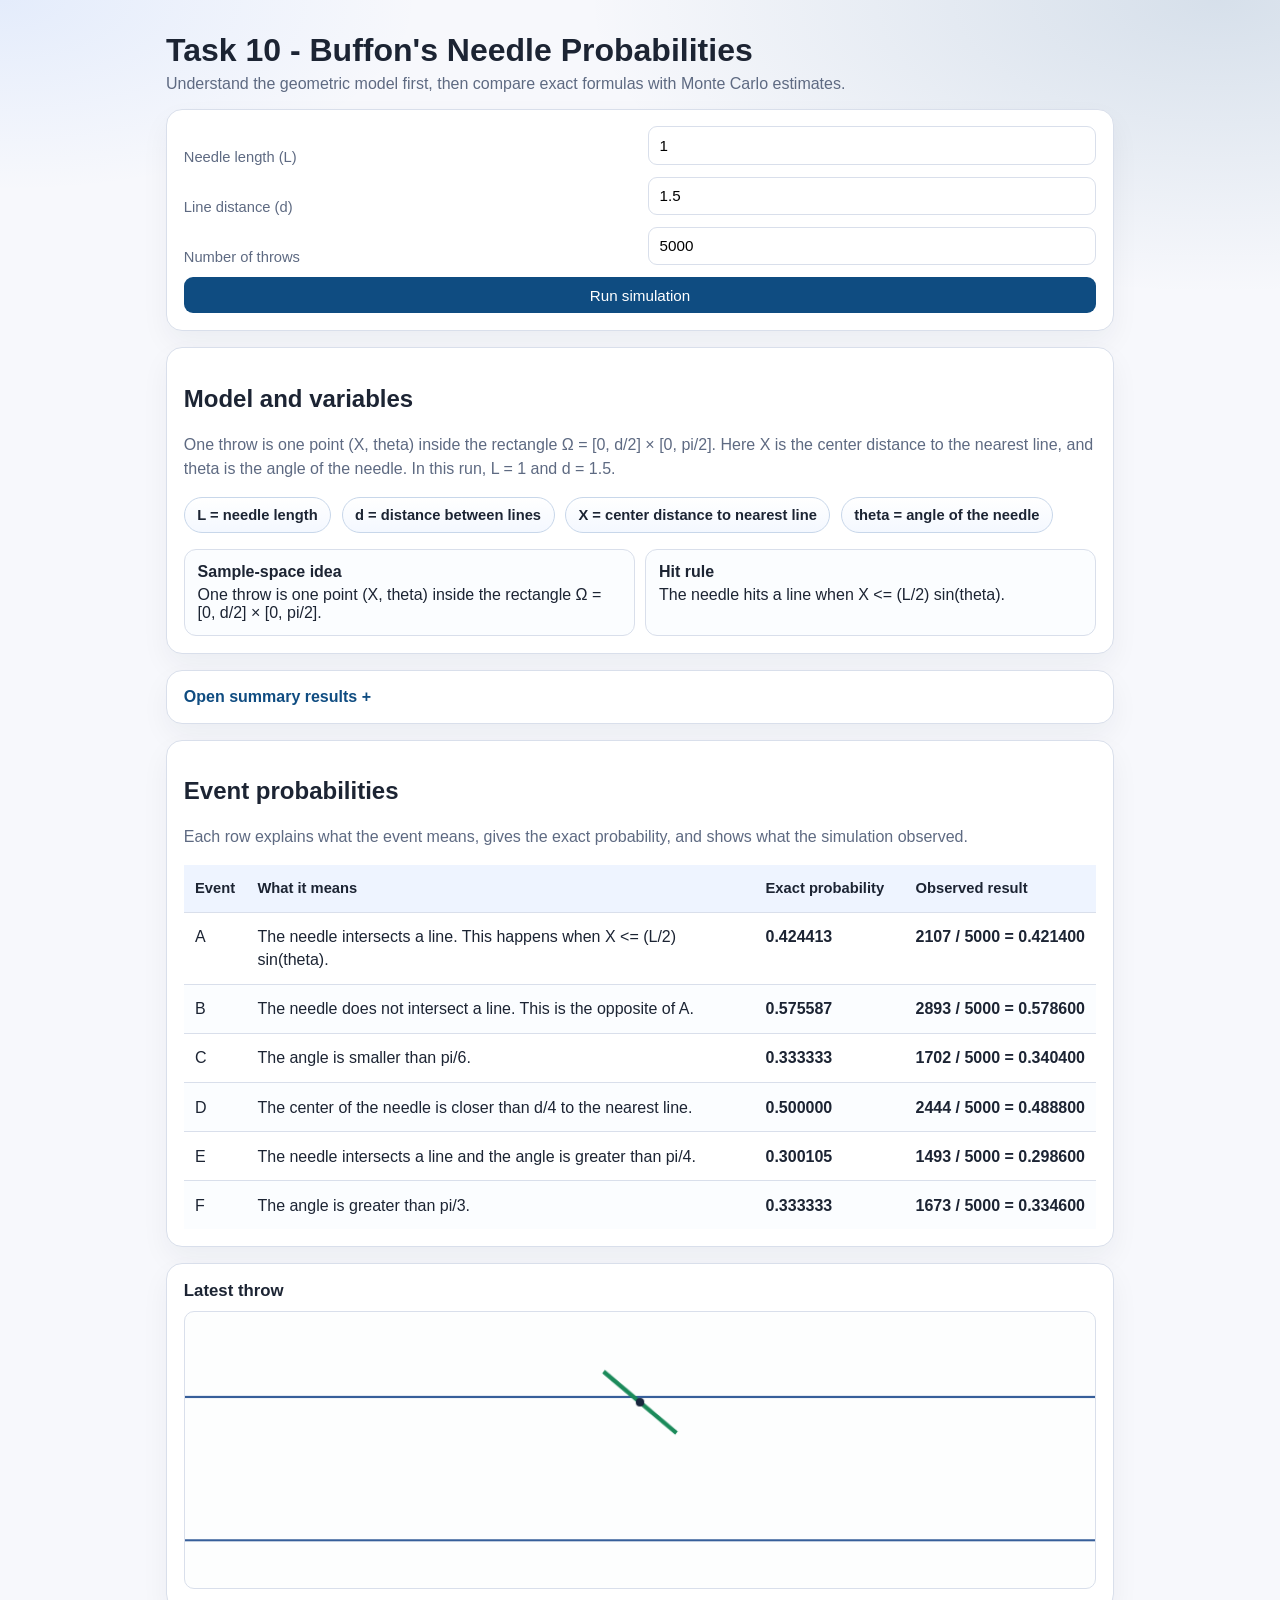
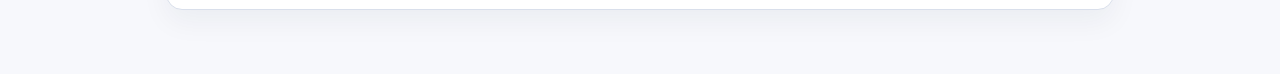
<file: tasks/basic/solutions/Task10_BuffonProbabilities_solution/simulation/index.html>
<!doctype html>
<html lang="en">
  <head>
    <meta charset="UTF-8" />
    <meta name="viewport" content="width=device-width, initial-scale=1.0" />
    <title>Task 10 - Buffon Probability Simulation</title>
    <link rel="stylesheet" href="styles.css" />
  </head>
  <body>
    <main class="container">
      <h1>Task 10 - Buffon's Needle Probabilities</h1>
      <p class="subtitle">Understand the geometric model first, then compare exact formulas with Monte Carlo estimates.</p>

      <section class="panel controls">
        <label for="needleLength">Needle length (L)</label>
        <input id="needleLength" type="number" min="0.01" step="0.01" value="1" />

        <label for="lineDistance">Line distance (d)</label>
        <input id="lineDistance" type="number" min="0.01" step="0.01" value="1.5" />

        <label for="trialCount">Number of throws</label>
        <input id="trialCount" type="number" min="1" step="1" value="5000" />

        <button id="runBtn" type="button">Run simulation</button>
      </section>

      <section class="panel">
        <h2>Model and variables</h2>
        <p class="panel-note" id="spaceInfo"></p>
        <div class="chip-grid">
          <span class="chip">L = needle length</span>
          <span class="chip">d = distance between lines</span>
          <span class="chip">X = center distance to nearest line</span>
          <span class="chip">theta = angle of the needle</span>
        </div>
        <div class="example-grid">
          <div class="example-card">
            <strong>Sample-space idea</strong>
            <span>One throw is one point (X, theta) inside the rectangle Ω = [0, d/2] × [0, pi/2].</span>
          </div>
          <div class="example-card">
            <strong>Hit rule</strong>
            <span>The needle hits a line when X <= (L/2) sin(theta).</span>
          </div>
        </div>
      </section>

      <details class="panel summary-panel">
        <summary>Open summary results</summary>
        <div id="summary"></div>
      </details>

      <section class="panel">
        <h2>Event probabilities</h2>
        <p class="panel-note">Each row explains what the event means, gives the exact probability, and shows what the simulation observed.</p>
        <div class="table-wrap">
        <table>
          <thead>
            <tr>
              <th>Event</th>
              <th>What it means</th>
              <th>Exact probability</th>
              <th>Observed result</th>
            </tr>
          </thead>
          <tbody id="resultBody"></tbody>
        </table>
        </div>
      </section>

      <section class="panel visual-card">
        <h2>Latest throw</h2>
        <canvas id="scene" width="860" height="260"></canvas>
      </section>
    </main>

    <script src="script.js"></script>
  </body>
</html>
</file>
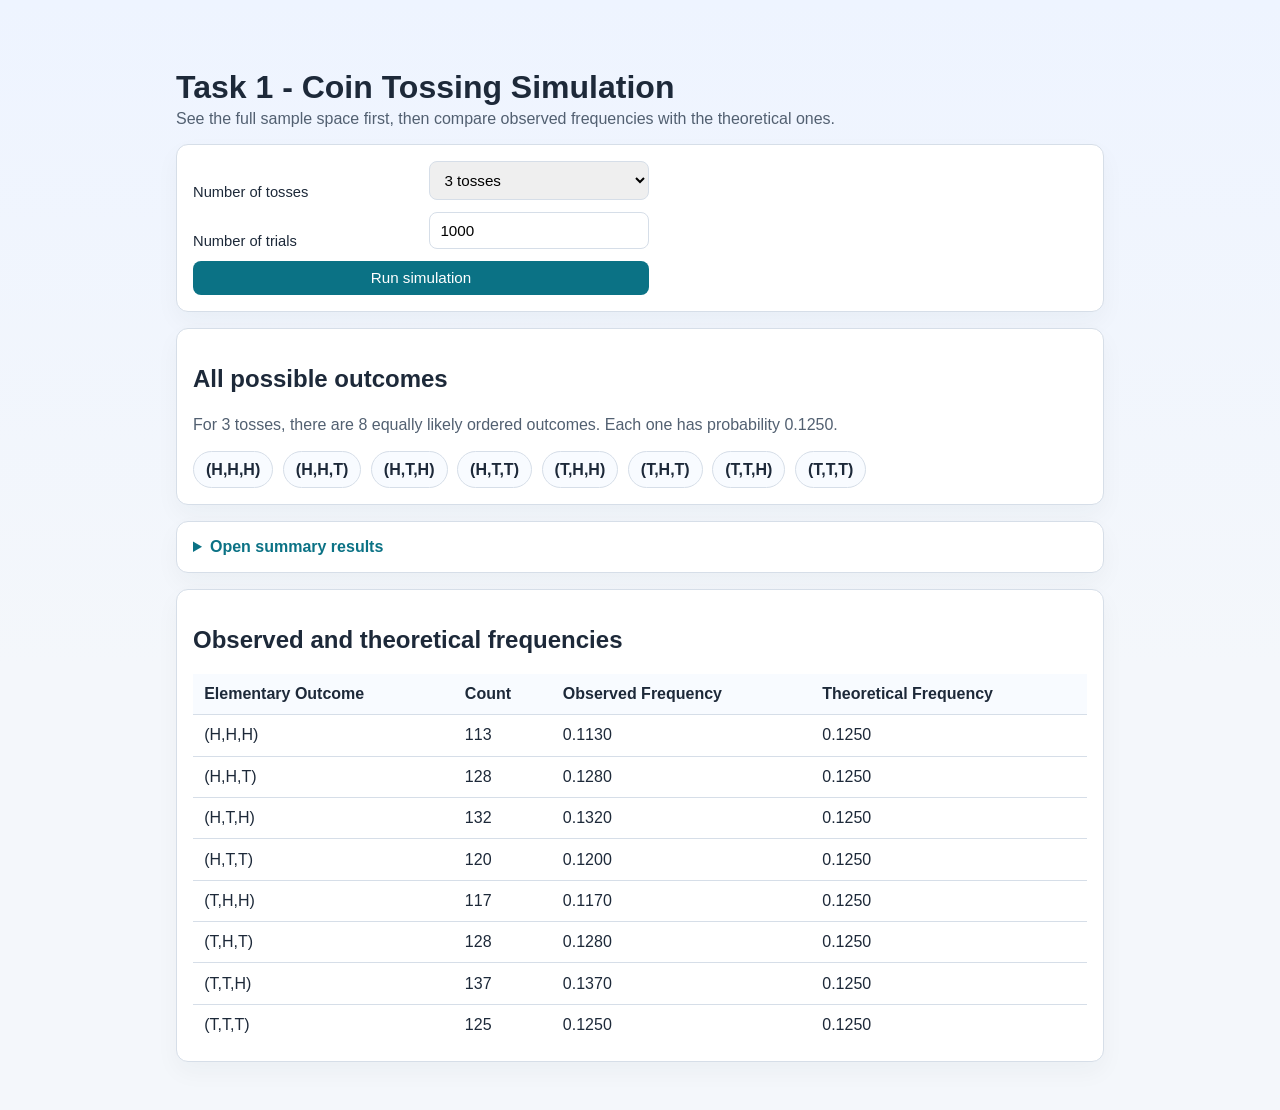
<file: tasks/basic/solutions/Task1_CoinTossing_solution/simulation/index.html>
<!doctype html>
<html lang="en">
  <head>
    <meta charset="UTF-8" />
    <meta name="viewport" content="width=device-width, initial-scale=1.0" />
    <title>Coin Tossing Simulation</title>
    <link rel="stylesheet" href="styles.css" />
  </head>
  <body>
    <main class="container">
      <h1>Task 1 - Coin Tossing Simulation</h1>
      <p class="subtitle">See the full sample space first, then compare observed frequencies with the theoretical ones.</p>

      <section class="panel controls">
        <label for="tossCount">Number of tosses</label>
        <select id="tossCount">
          <option value="1">1 toss</option>
          <option value="2">2 tosses</option>
          <option value="3" selected>3 tosses</option>
        </select>

        <label for="trialCount">Number of trials</label>
        <input id="trialCount" type="number" min="1" step="1" value="1000" />

        <button id="runBtn" type="button">Run simulation</button>
      </section>

      <section class="panel">
        <h2>All possible outcomes</h2>
        <p class="panel-note" id="spaceInfo"></p>
        <div class="chip-grid" id="sampleSpace"></div>
      </section>

      <details class="panel summary-panel">
        <summary>Open summary results</summary>
        <div id="summary"></div>
      </details>

      <section class="panel results">
        <h2>Observed and theoretical frequencies</h2>
        <table>
          <thead>
            <tr>
              <th>Elementary Outcome</th>
              <th>Count</th>
              <th>Observed Frequency</th>
              <th>Theoretical Frequency</th>
            </tr>
          </thead>
          <tbody id="resultsBody"></tbody>
        </table>
      </section>
    </main>

    <script src="script.js"></script>
  </body>
</html>
</file>
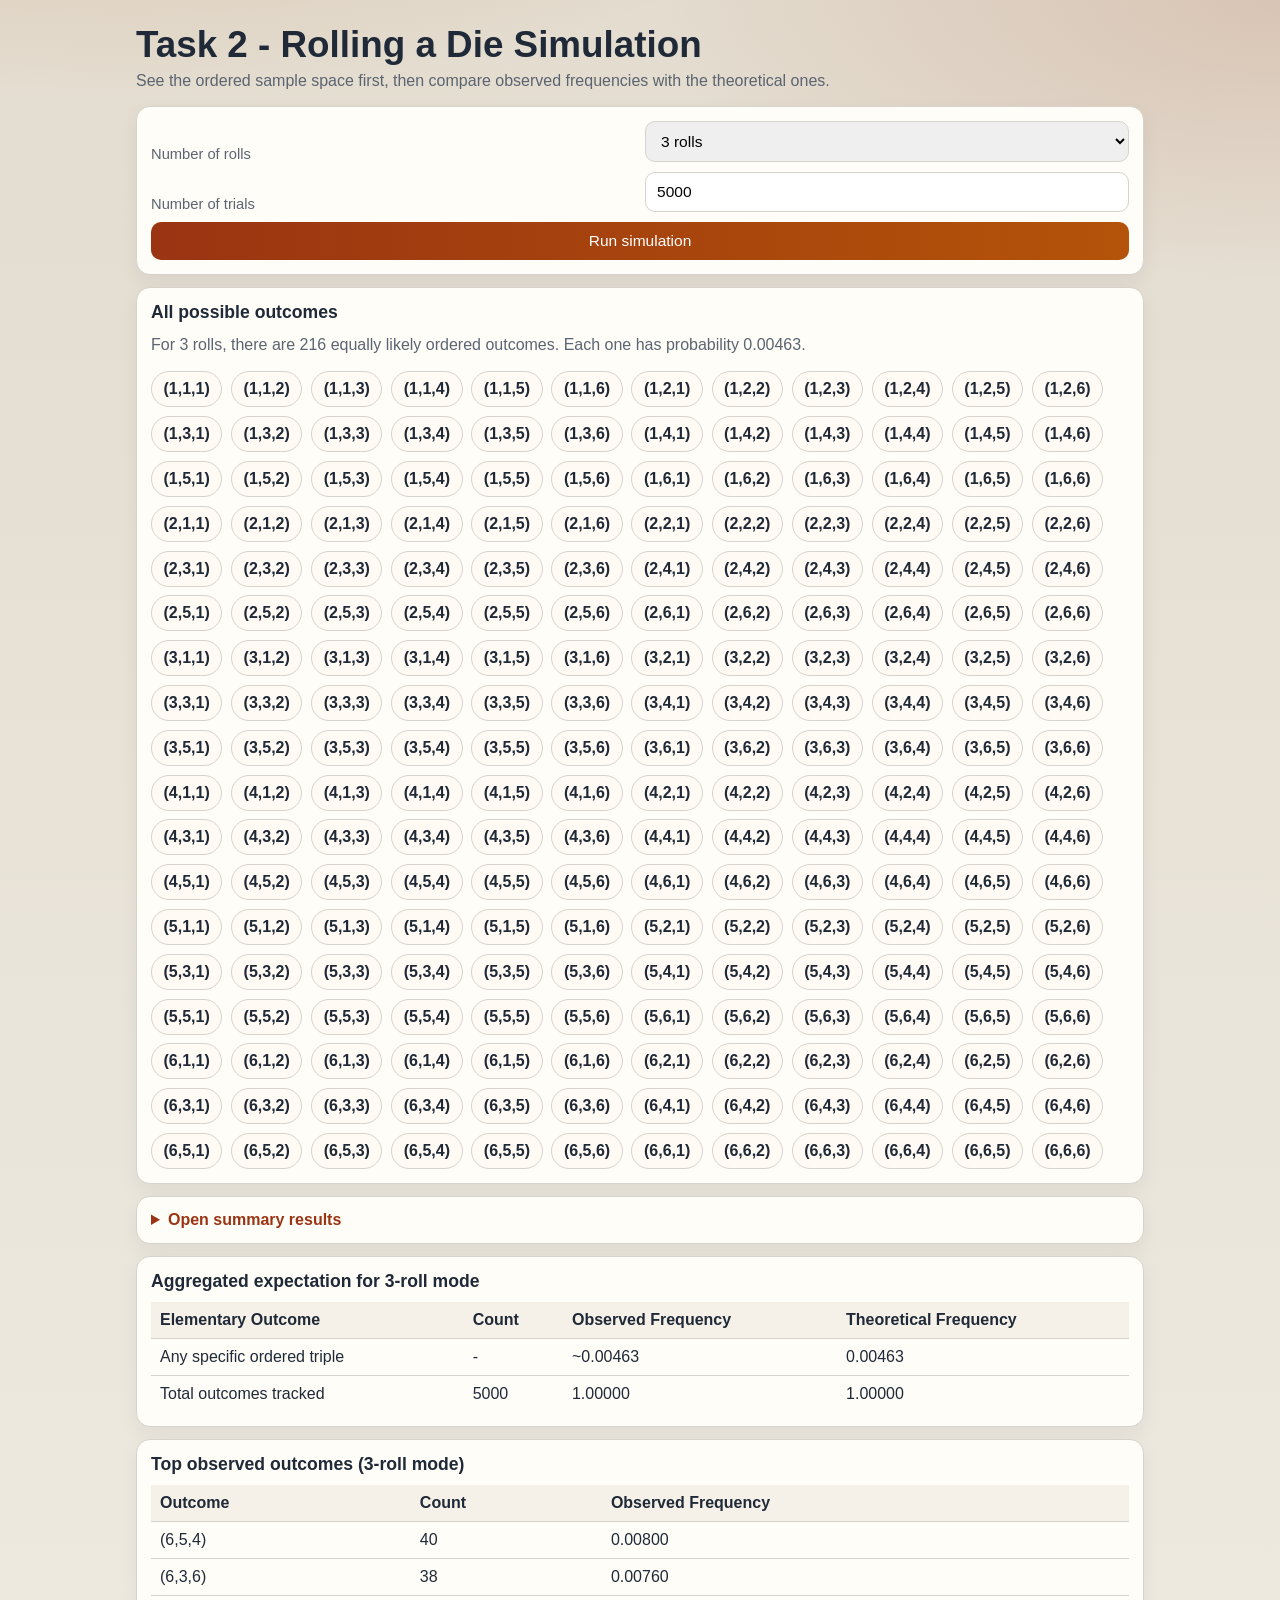
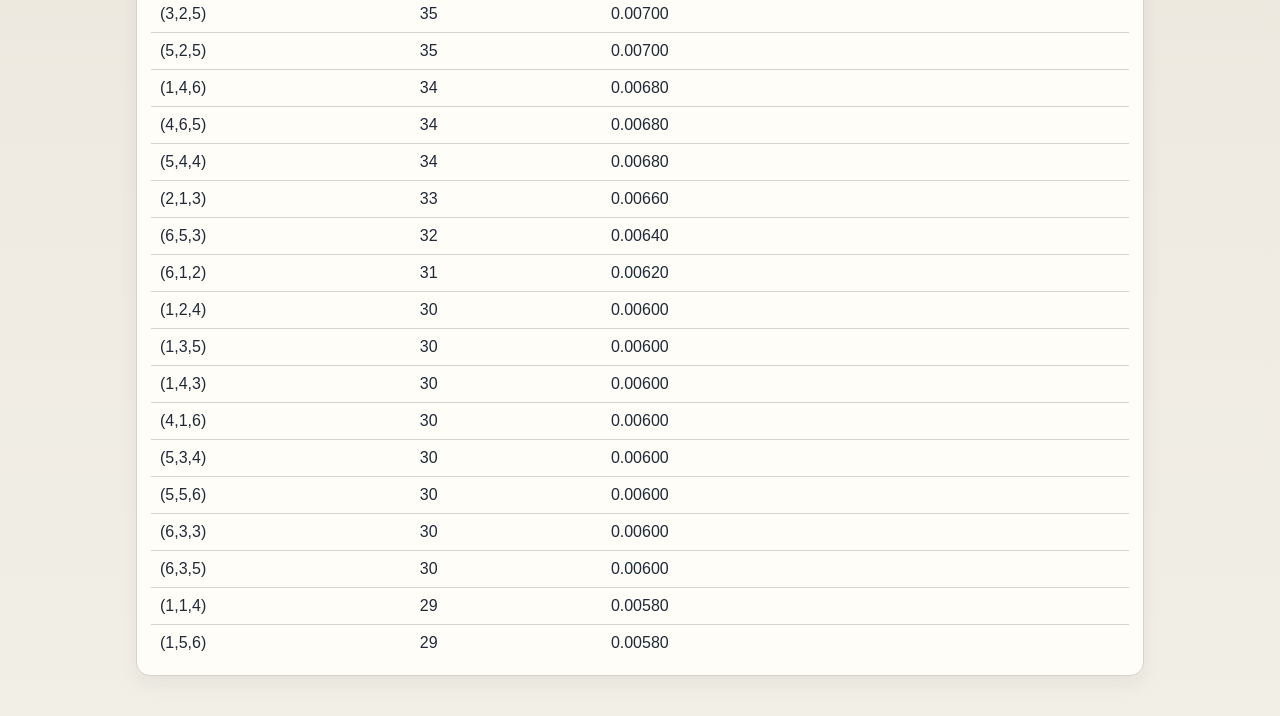
<file: tasks/basic/solutions/Task2_RollingDie_solution/simulation/index.html>
<!doctype html>
<html lang="en">
  <head>
    <meta charset="UTF-8" />
    <meta name="viewport" content="width=device-width, initial-scale=1.0" />
    <title>Rolling a Die Simulation</title>
    <link rel="stylesheet" href="styles.css" />
  </head>
  <body>
    <main class="page">
      <header class="hero">
        <h1>Task 2 - Rolling a Die Simulation</h1>
        <p>See the ordered sample space first, then compare observed frequencies with the theoretical ones.</p>
      </header>

      <section class="panel controls">
        <label for="rollCount">Number of rolls</label>
        <select id="rollCount">
          <option value="1">1 roll</option>
          <option value="2">2 rolls</option>
          <option value="3" selected>3 rolls</option>
        </select>

        <label for="trialCount">Number of trials</label>
        <input id="trialCount" type="number" min="1" step="1" value="5000" />

        <button id="runBtn" type="button">Run simulation</button>
      </section>

      <section class="panel">
        <h2>All possible outcomes</h2>
        <p class="panel-note" id="spaceInfo"></p>
        <div class="chip-grid" id="sampleSpace"></div>
      </section>

      <details class="panel summary-panel">
        <summary>Open summary results</summary>
        <div id="summary"></div>
      </details>

      <section class="panel" id="tablePanel">
        <h2 id="tableTitle">Results</h2>
        <div class="table-wrap">
          <table>
            <thead>
              <tr>
                <th>Elementary Outcome</th>
                <th>Count</th>
                <th>Observed Frequency</th>
                <th>Theoretical Frequency</th>
              </tr>
            </thead>
            <tbody id="resultsBody"></tbody>
          </table>
        </div>
      </section>

      <section class="panel" id="topPanel" hidden>
        <h2>Top observed outcomes (3-roll mode)</h2>
        <div class="table-wrap">
          <table>
            <thead>
              <tr>
                <th>Outcome</th>
                <th>Count</th>
                <th>Observed Frequency</th>
              </tr>
            </thead>
            <tbody id="topBody"></tbody>
          </table>
        </div>
      </section>
    </main>

    <script src="script.js"></script>
  </body>
</html>
</file>
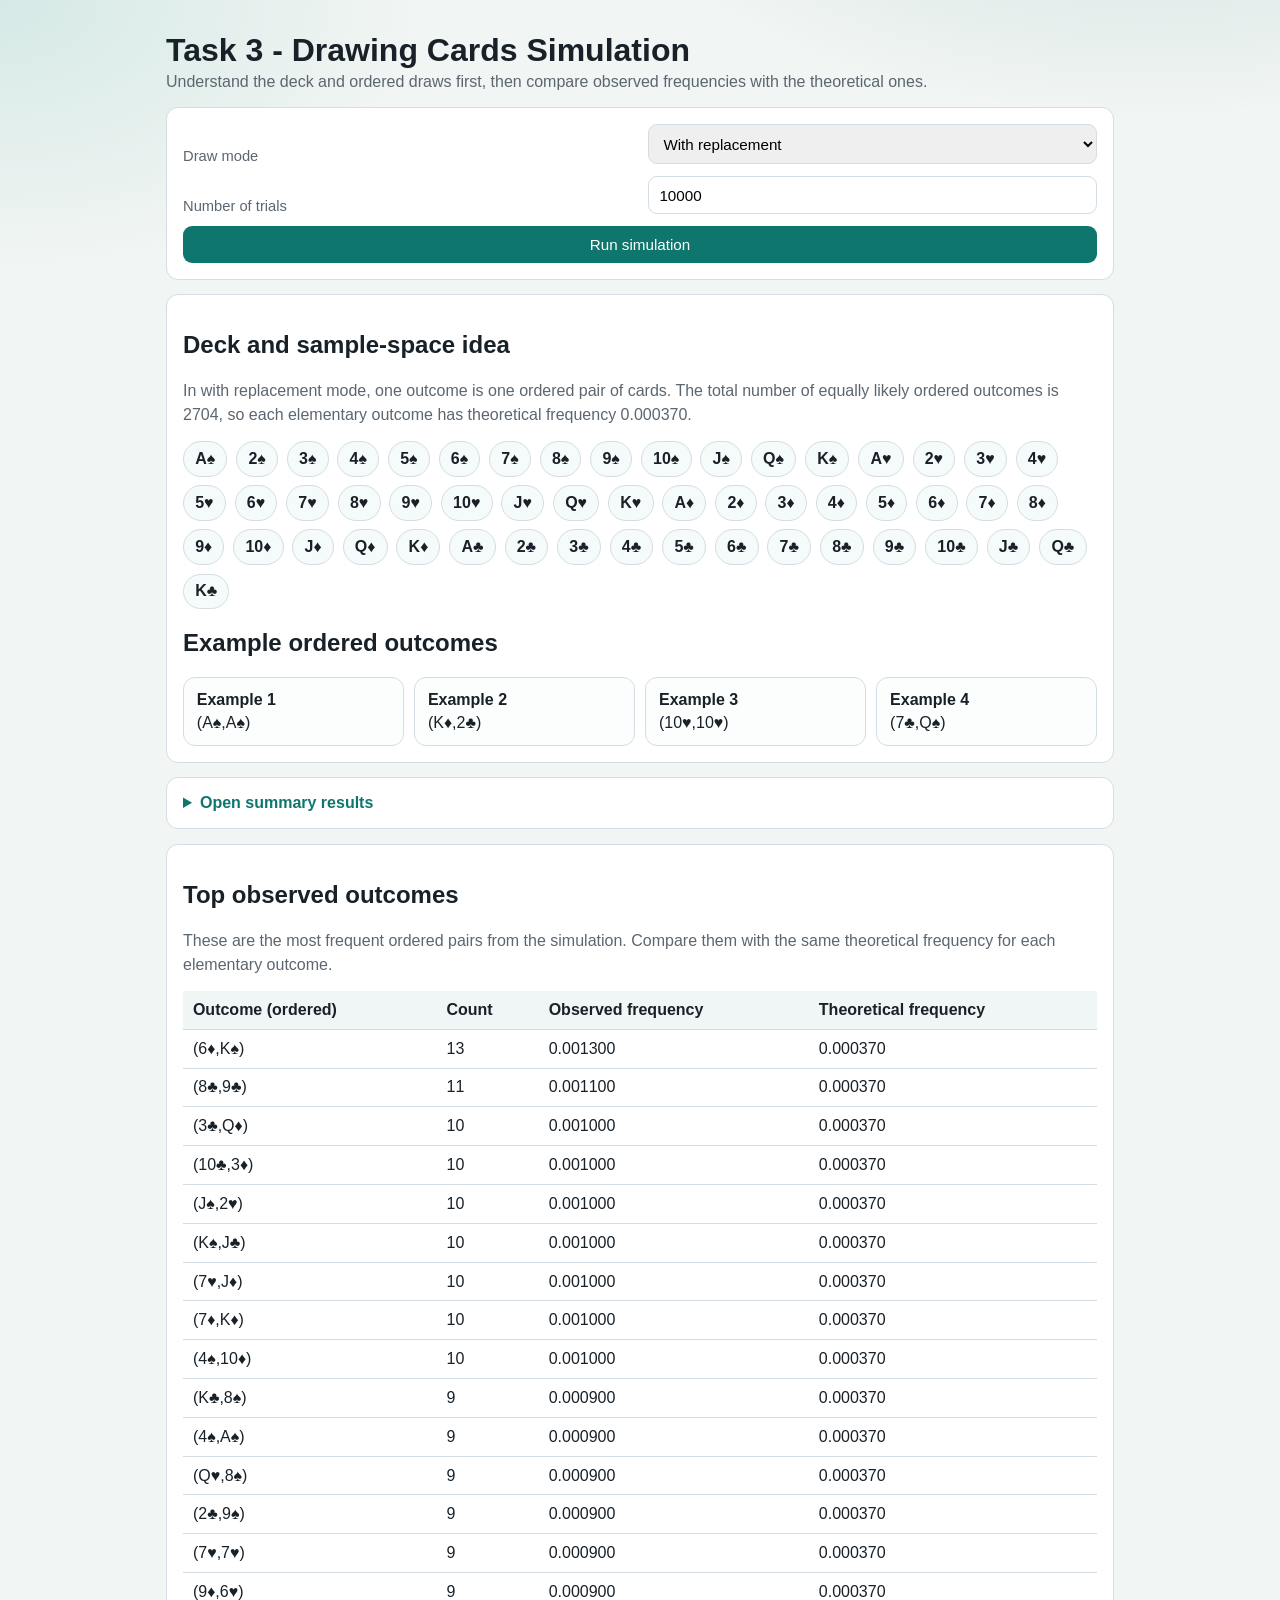
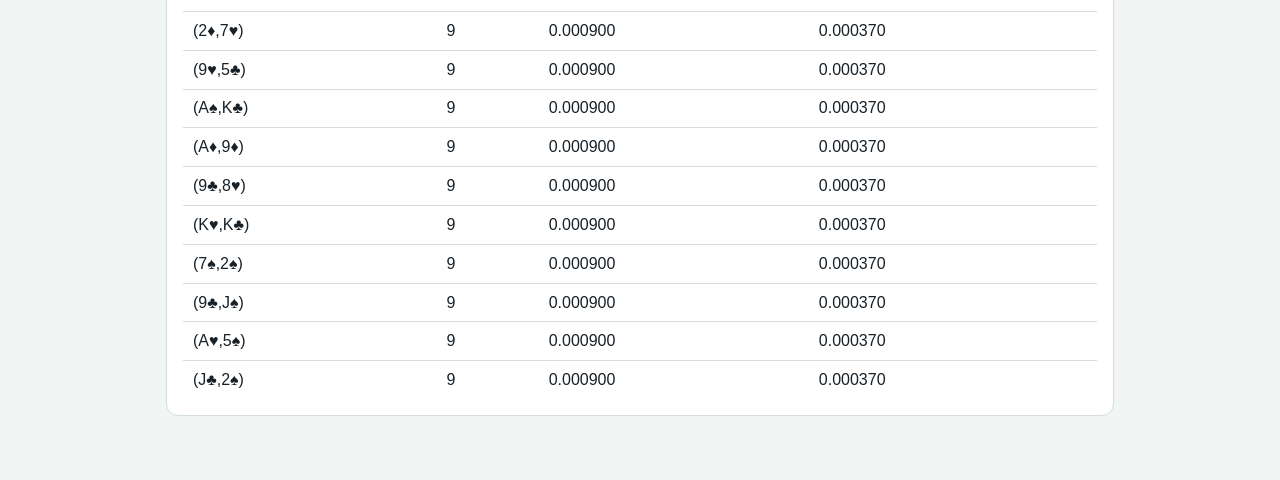
<file: tasks/basic/solutions/Task3_DrawingCards_solution/simulation/index.html>
<!doctype html>
<html lang="en">
  <head>
    <meta charset="UTF-8" />
    <meta name="viewport" content="width=device-width, initial-scale=1.0" />
    <title>Task 3 - Drawing Cards Simulation</title>
    <link rel="stylesheet" href="styles.css" />
  </head>
  <body>
    <main class="container">
      <h1>Task 3 - Drawing Cards Simulation</h1>
      <p class="subtitle">Understand the deck and ordered draws first, then compare observed frequencies with the theoretical ones.</p>

      <section class="controls card">
        <label for="mode">Draw mode</label>
        <select id="mode">
          <option value="with">With replacement</option>
          <option value="without">Without replacement</option>
        </select>

        <label for="trials">Number of trials</label>
        <input id="trials" type="number" min="1" step="1" value="10000" />

        <button id="runBtn" type="button">Run simulation</button>
      </section>

      <section class="card">
        <h2>Deck and sample-space idea</h2>
        <p class="panel-note" id="spaceInfo"></p>
        <div class="chip-grid" id="deckView"></div>
        <h2>Example ordered outcomes</h2>
        <div class="example-grid" id="exampleOutcomes"></div>
      </section>

      <details class="card summary-panel">
        <summary>Open summary results</summary>
        <div id="summary"></div>
      </details>

      <section class="card">
        <h2>Top observed outcomes</h2>
        <p class="panel-note">These are the most frequent ordered pairs from the simulation. Compare them with the same theoretical frequency for each elementary outcome.</p>
        <div class="table-wrap">
        <table>
          <thead>
            <tr>
              <th>Outcome (ordered)</th>
              <th>Count</th>
              <th>Observed frequency</th>
              <th>Theoretical frequency</th>
            </tr>
          </thead>
          <tbody id="resultBody"></tbody>
        </table>
        </div>
      </section>
    </main>

    <script src="script.js"></script>
  </body>
</html>
</file>
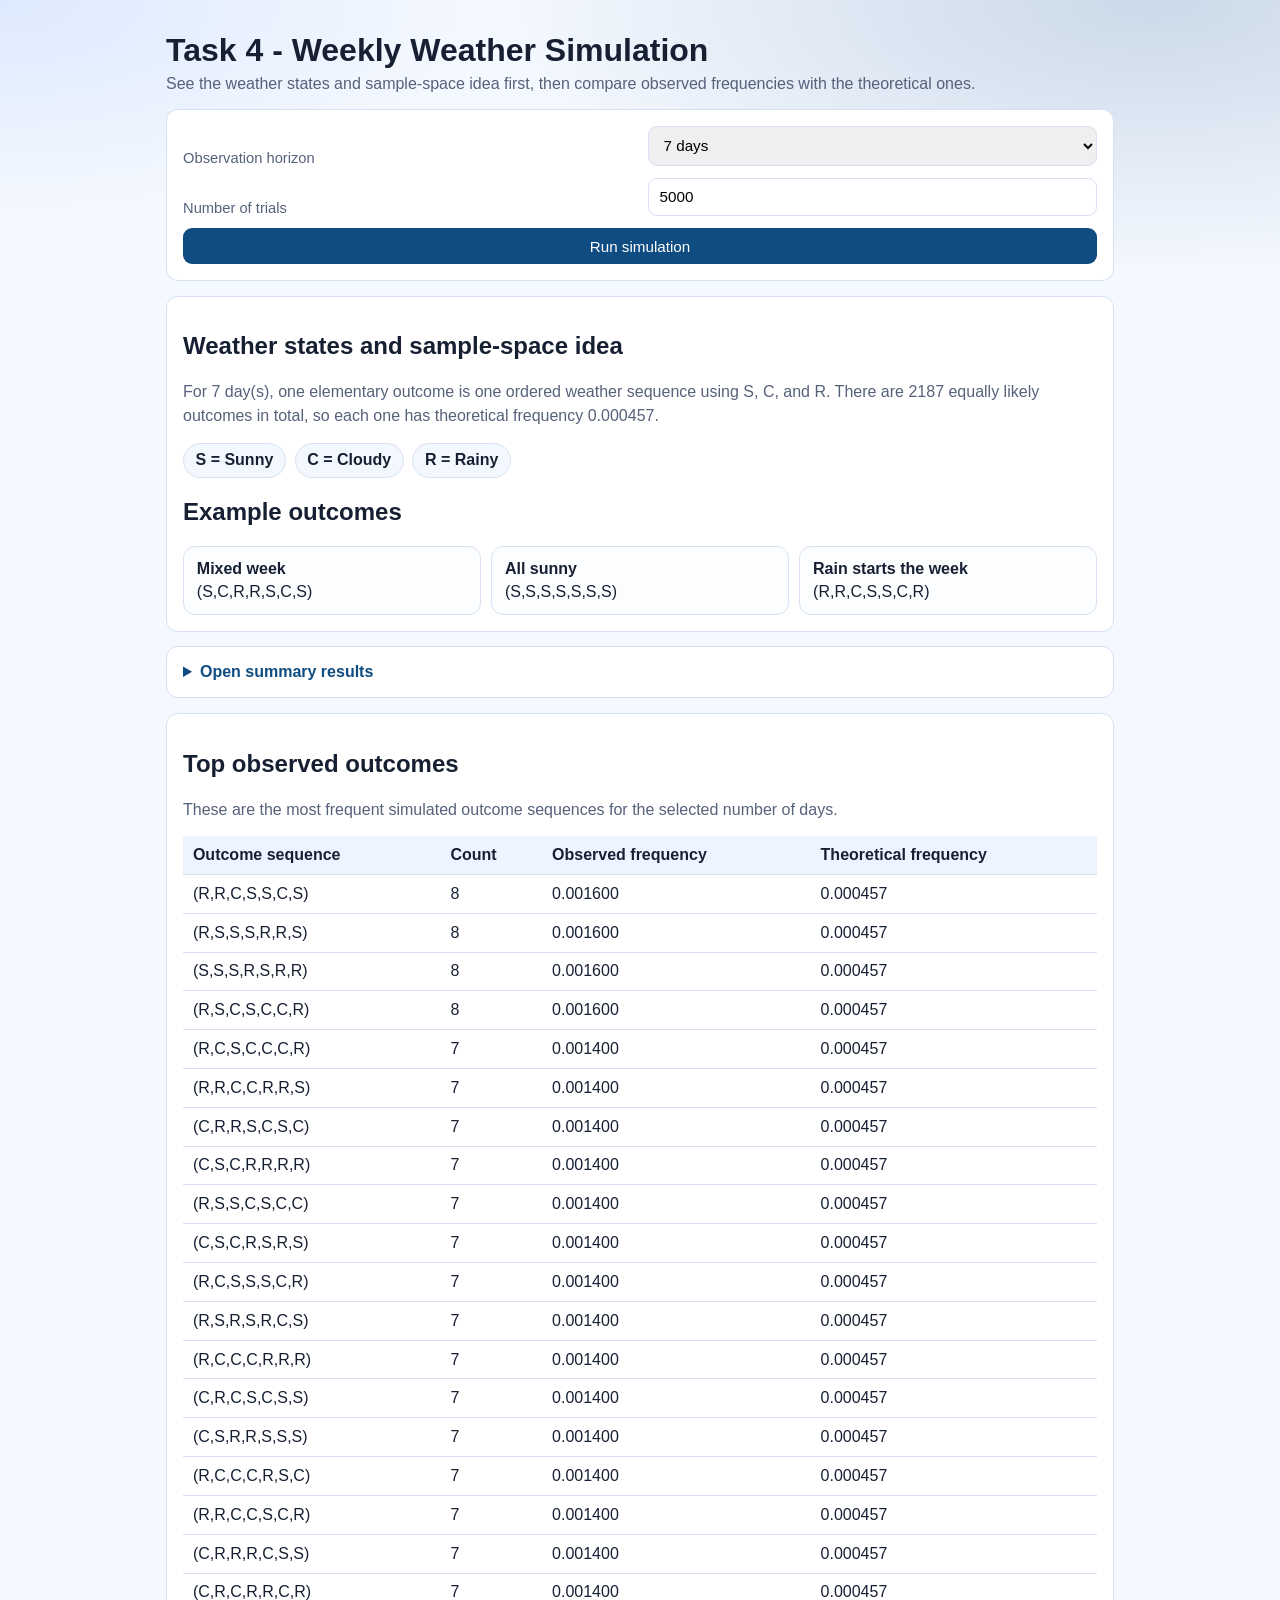
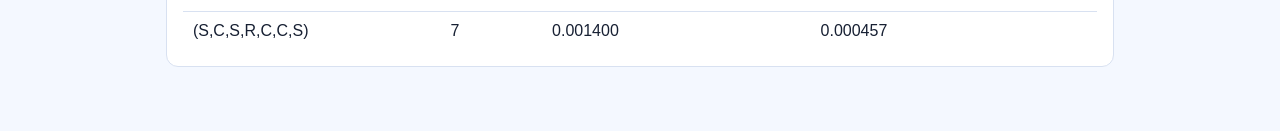
<file: tasks/basic/solutions/Task4_WeeklyWeather_solution/simulation/index.html>
<!doctype html>
<html lang="en">
  <head>
    <meta charset="UTF-8" />
    <meta name="viewport" content="width=device-width, initial-scale=1.0" />
    <title>Task 4 - Weekly Weather Simulation</title>
    <link rel="stylesheet" href="styles.css" />
  </head>
  <body>
    <main class="container">
      <h1>Task 4 - Weekly Weather Simulation</h1>
      <p class="subtitle">See the weather states and sample-space idea first, then compare observed frequencies with the theoretical ones.</p>

      <section class="panel controls">
        <label for="horizon">Observation horizon</label>
        <select id="horizon">
          <option value="1">1 day</option>
          <option value="2">2 days</option>
          <option value="7" selected>7 days</option>
        </select>

        <label for="trials">Number of trials</label>
        <input id="trials" type="number" min="1" step="1" value="5000" />

        <button id="runBtn" type="button">Run simulation</button>
      </section>

      <section class="panel">
        <h2>Weather states and sample-space idea</h2>
        <p class="panel-note" id="spaceInfo"></p>
        <div class="chip-grid">
          <span class="chip">S = Sunny</span>
          <span class="chip">C = Cloudy</span>
          <span class="chip">R = Rainy</span>
        </div>
        <h2>Example outcomes</h2>
        <div class="example-grid" id="exampleOutcomes"></div>
      </section>

      <details class="panel summary-panel">
        <summary>Open summary results</summary>
        <div id="summary"></div>
      </details>

      <section class="panel">
        <h2>Top observed outcomes</h2>
        <p class="panel-note">These are the most frequent simulated outcome sequences for the selected number of days.</p>
        <div class="table-wrap">
        <table>
          <thead>
            <tr>
              <th>Outcome sequence</th>
              <th>Count</th>
              <th>Observed frequency</th>
              <th>Theoretical frequency</th>
            </tr>
          </thead>
          <tbody id="resultBody"></tbody>
        </table>
        </div>
      </section>
    </main>

    <script src="script.js"></script>
  </body>
</html>
</file>
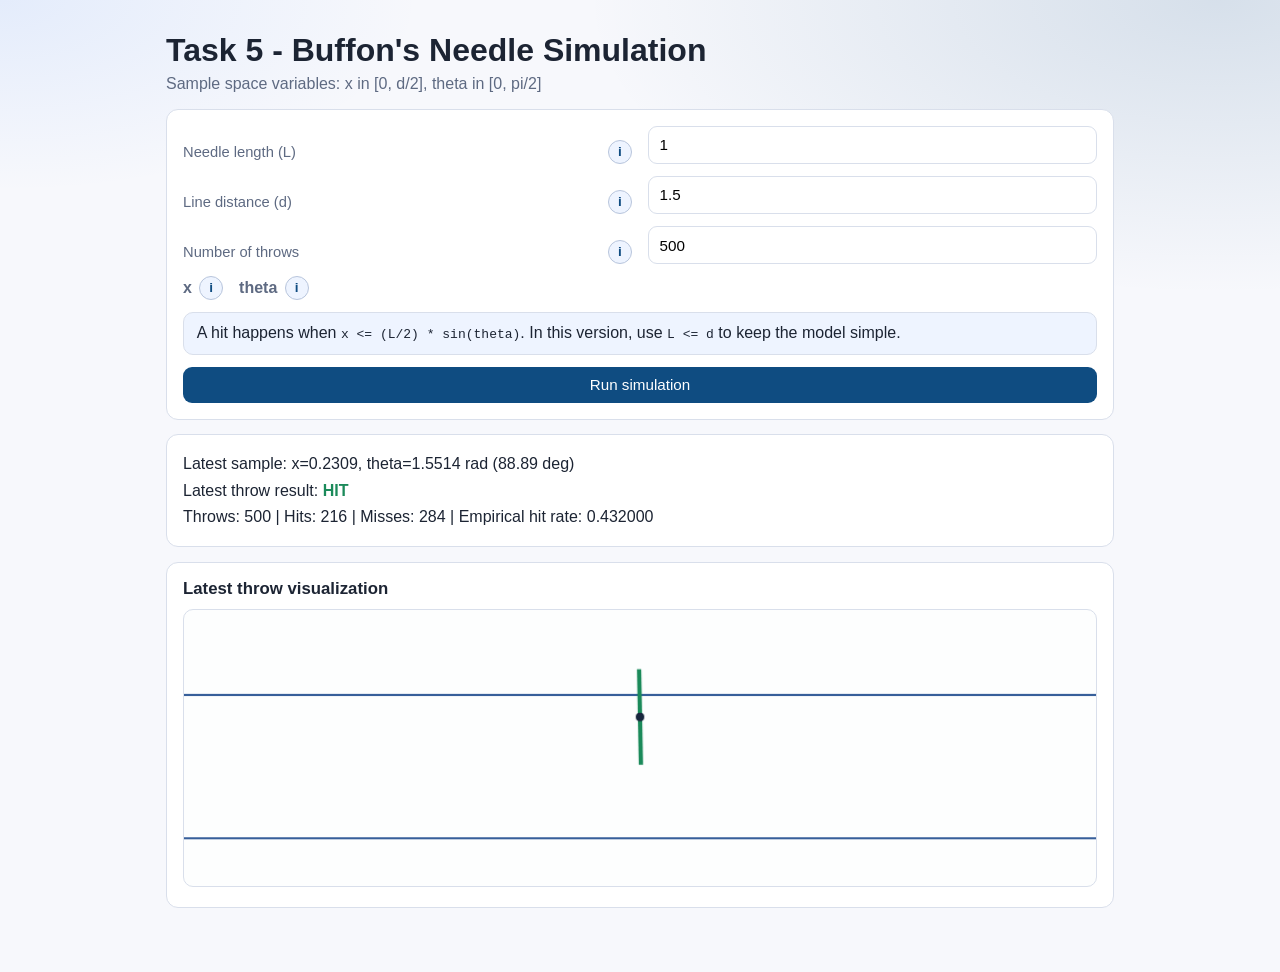
<file: tasks/basic/solutions/Task5_BuffonsNeedle_solution/simulation/index.html>
<!doctype html>
<html lang="en">
  <head>
    <meta charset="UTF-8" />
    <meta name="viewport" content="width=device-width, initial-scale=1.0" />
    <title>Task 5 - Buffon's Needle Simulation</title>
    <link rel="stylesheet" href="styles.css" />
  </head>
  <body>
    <main class="container">
      <h1>Task 5 - Buffon's Needle Simulation</h1>
      <p class="subtitle">Sample space variables: x in [0, d/2], theta in [0, pi/2]</p>

      <section class="card controls">
        <label class="label-with-tip" for="needleLength">
          <span>Needle length (L)</span>
          <span class="tooltip-wrap">
            <button class="info-btn" type="button" aria-label="Explain needle length">i</button>
            <span class="tooltip">This is how long the needle is. You can use cm, m, or any unit, but use the same unit for both L and d.</span>
          </span>
        </label>
        <input id="needleLength" type="number" min="0.01" step="0.01" value="1" />

        <label class="label-with-tip" for="lineDistance">
          <span>Line distance (d)</span>
          <span class="tooltip-wrap">
            <button class="info-btn" type="button" aria-label="Explain line distance">i</button>
            <span class="tooltip">This is the distance between two neighboring floor lines. It must use the same unit as L.</span>
          </span>
        </label>
        <input id="lineDistance" type="number" min="0.01" step="0.01" value="1.5" />

        <label class="label-with-tip" for="throwsCount">
          <span>Number of throws</span>
          <span class="tooltip-wrap">
            <button class="info-btn" type="button" aria-label="Explain number of throws">i</button>
            <span class="tooltip">This is how many random needle throws the simulation will generate.</span>
          </span>
        </label>
        <input id="throwsCount" type="number" min="1" step="1" value="500" />

        <div class="tips-row full-width">
          <span class="inline-tip">
            <strong>x</strong>
            <span class="tooltip-wrap">
              <button class="info-btn" type="button" aria-label="Explain x">i</button>
              <span class="tooltip">x means the distance from the needle center to the nearest line.</span>
            </span>
          </span>
          <span class="inline-tip">
            <strong>theta</strong>
            <span class="tooltip-wrap">
              <button class="info-btn" type="button" aria-label="Explain theta">i</button>
              <span class="tooltip">theta means the angle between the needle and the floor lines.</span>
            </span>
          </span>
        </div>

        <p class="formula full-width">A hit happens when <code>x &lt;= (L/2) * sin(theta)</code>. In this version, use <code>L &lt;= d</code> to keep the model simple.</p>

        <button id="runBtn" type="button">Run simulation</button>
      </section>

      <section class="card" id="status"></section>

      <section class="card visual-card">
        <h2>Latest throw visualization</h2>
        <canvas id="scene" width="860" height="260"></canvas>
      </section>
    </main>

    <script src="script.js"></script>
  </body>
</html>
</file>
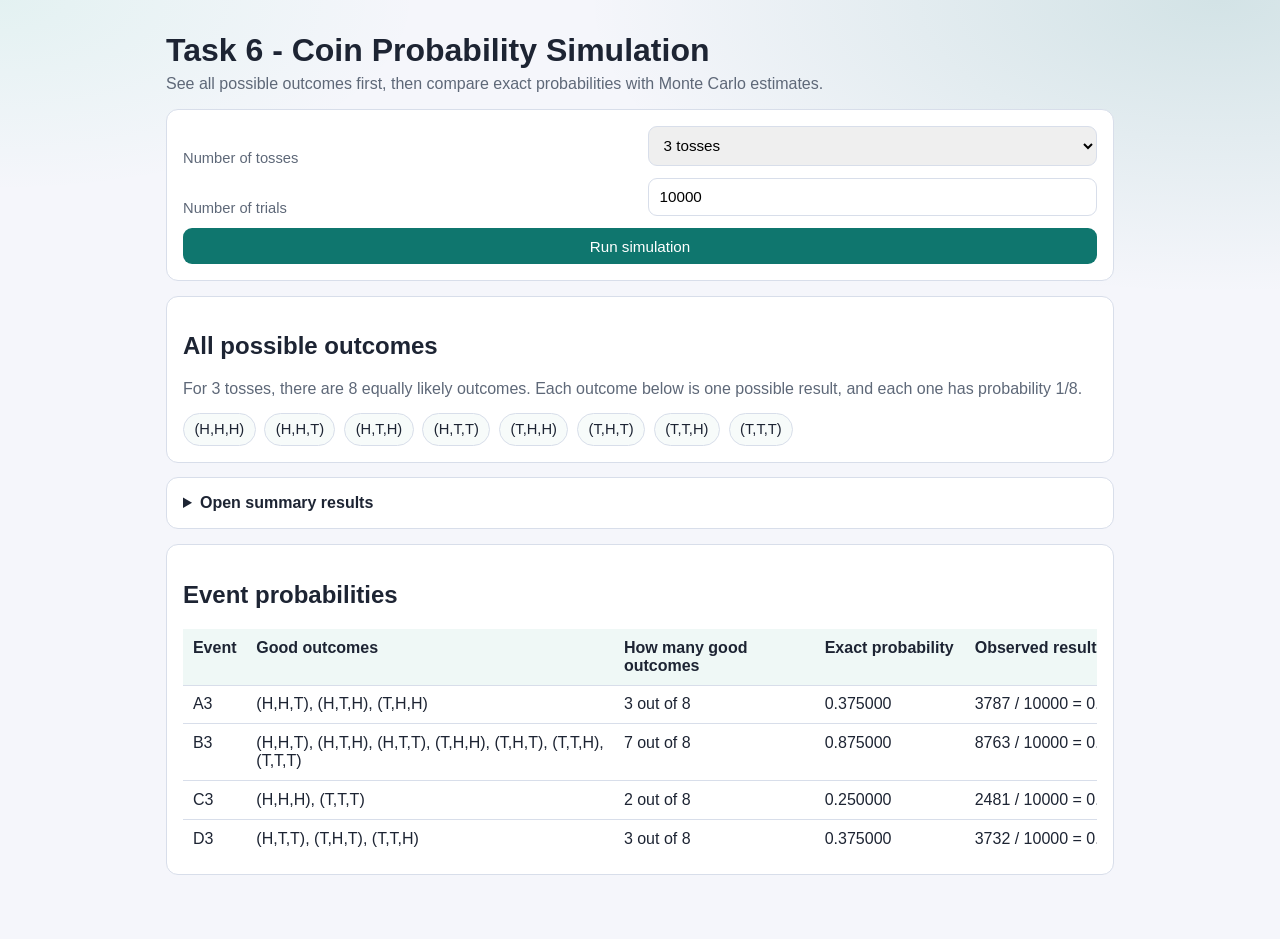
<file: tasks/basic/solutions/Task6_CoinProbabilities_solution/simulation/index.html>
<!doctype html>
<html lang="en">
  <head>
    <meta charset="UTF-8" />
    <meta name="viewport" content="width=device-width, initial-scale=1.0" />
    <title>Task 6 - Coin Probability Simulation</title>
    <link rel="stylesheet" href="styles.css" />
  </head>
  <body>
    <main class="container">
      <h1>Task 6 - Coin Probability Simulation</h1>
      <p class="subtitle">See all possible outcomes first, then compare exact probabilities with Monte Carlo estimates.</p>

      <section class="panel controls">
        <label for="tossCount">Number of tosses</label>
        <select id="tossCount">
          <option value="1">1 toss</option>
          <option value="2">2 tosses</option>
          <option value="3" selected>3 tosses</option>
        </select>

        <label for="trialCount">Number of trials</label>
        <input id="trialCount" type="number" min="1" step="1" value="10000" />

        <button id="runBtn" type="button">Run simulation</button>
      </section>

      <section class="panel">
        <h2>All possible outcomes</h2>
        <p class="panel-note" id="spaceInfo"></p>
        <div class="chip-grid" id="sampleSpace"></div>
      </section>

      <details class="panel summary-panel">
        <summary>Open summary results</summary>
        <div id="summary"></div>
      </details>

      <section class="panel">
        <h2>Event probabilities</h2>
        <div class="table-wrap">
        <table>
          <thead>
            <tr>
              <th>Event</th>
              <th>Good outcomes</th>
              <th>How many good outcomes</th>
              <th>Exact probability</th>
              <th>Observed result</th>
            </tr>
          </thead>
          <tbody id="resultBody"></tbody>
        </table>
        </div>
      </section>
    </main>

    <script src="script.js"></script>
  </body>
</html>
</file>
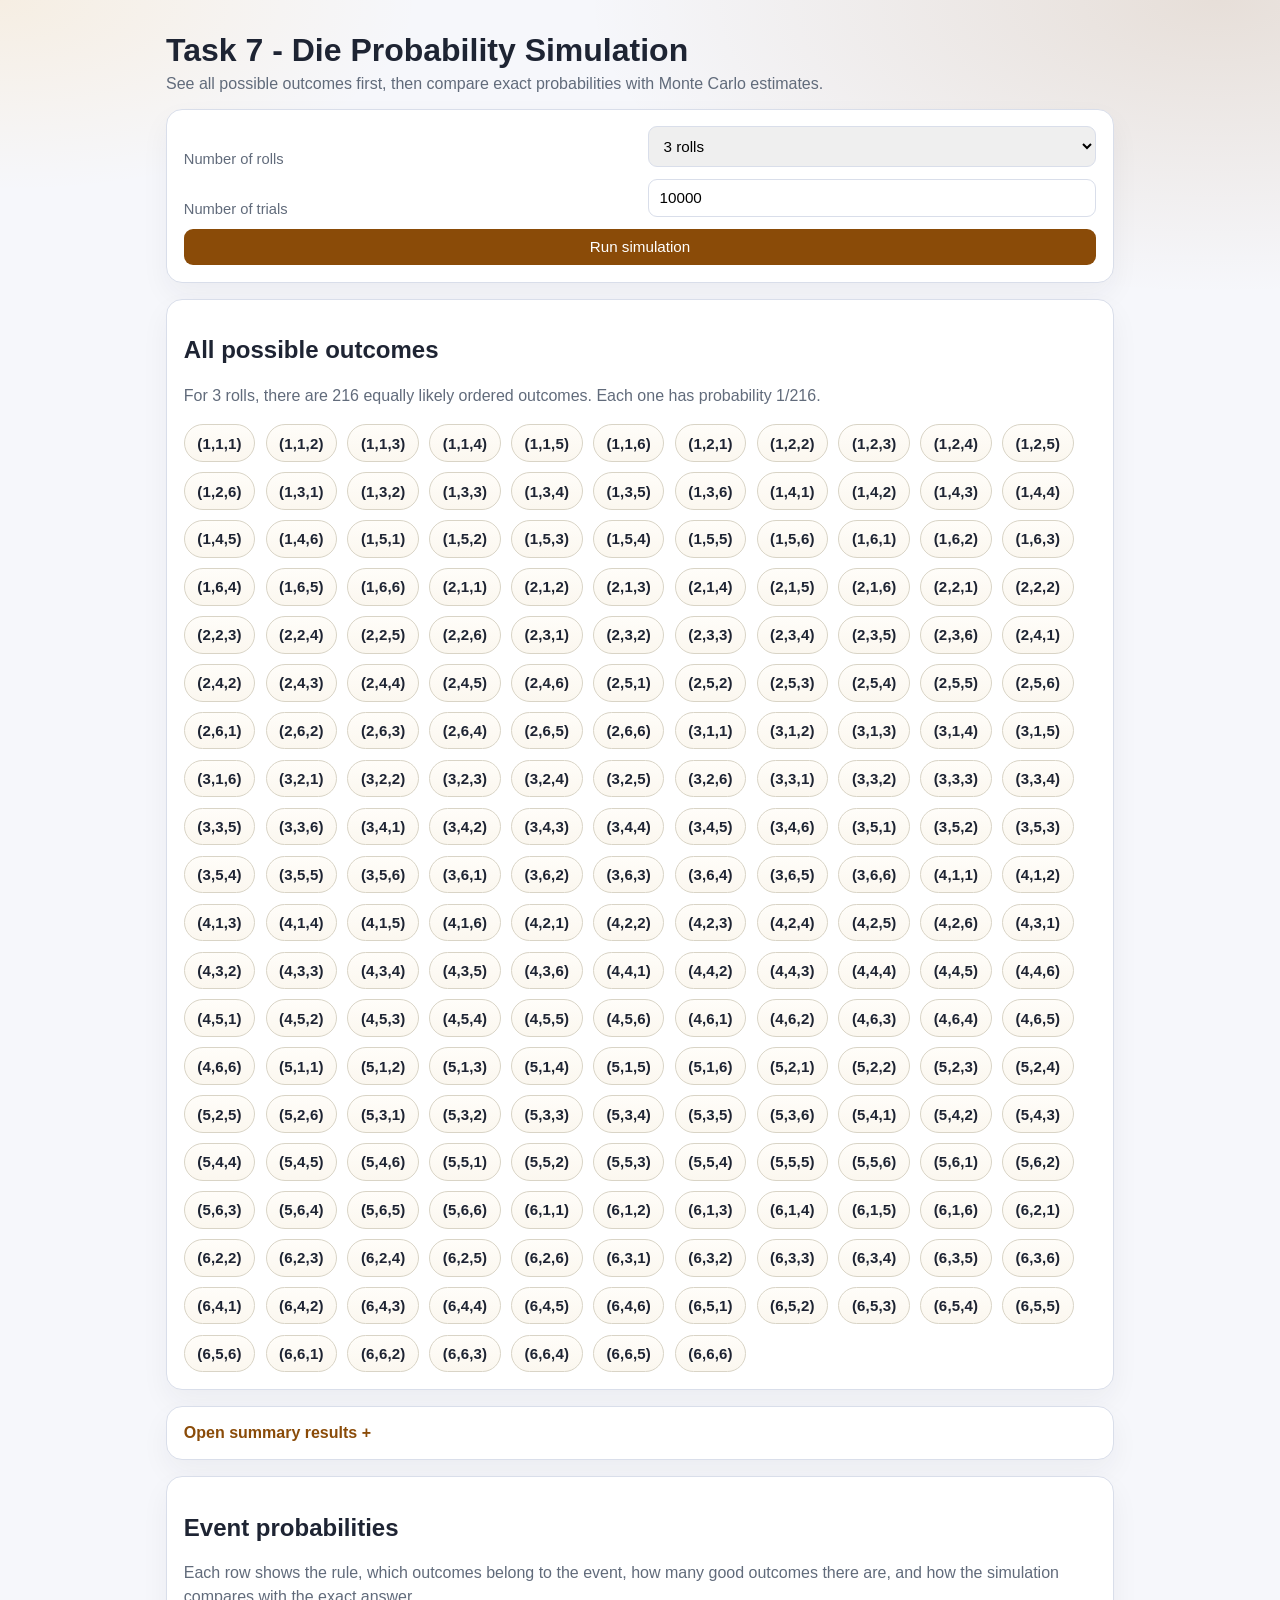
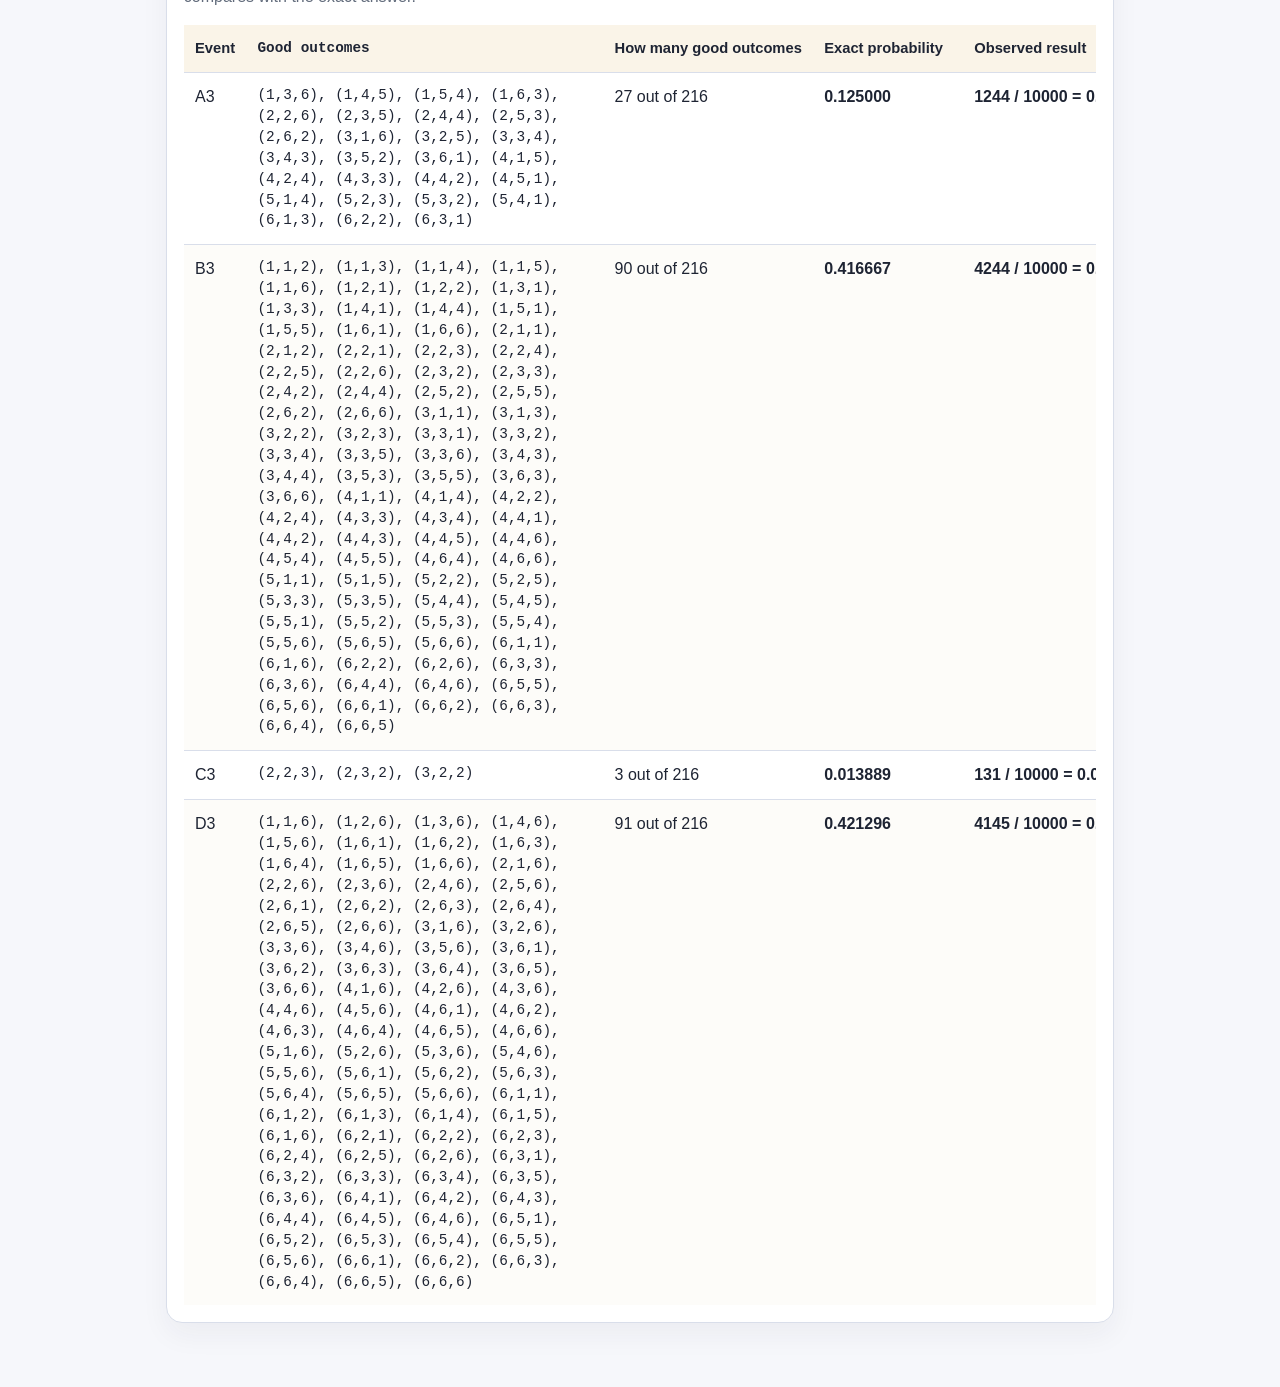
<file: tasks/basic/solutions/Task7_DieProbabilities_solution/simulation/index.html>
<!doctype html>
<html lang="en">
  <head>
    <meta charset="UTF-8" />
    <meta name="viewport" content="width=device-width, initial-scale=1.0" />
    <title>Task 7 - Die Probability Simulation</title>
    <link rel="stylesheet" href="styles.css" />
  </head>
  <body>
    <main class="container">
      <h1>Task 7 - Die Probability Simulation</h1>
      <p class="subtitle">See all possible outcomes first, then compare exact probabilities with Monte Carlo estimates.</p>

      <section class="panel controls">
        <label for="rollCount">Number of rolls</label>
        <select id="rollCount">
          <option value="1">1 roll</option>
          <option value="2">2 rolls</option>
          <option value="3" selected>3 rolls</option>
        </select>

        <label for="trialCount">Number of trials</label>
        <input id="trialCount" type="number" min="1" step="1" value="10000" />

        <button id="runBtn" type="button">Run simulation</button>
      </section>

      <section class="panel">
        <h2>All possible outcomes</h2>
        <p class="panel-note" id="spaceInfo"></p>
        <div class="chip-grid" id="sampleSpace"></div>
      </section>

      <details class="panel summary-panel">
        <summary>Open summary results</summary>
        <div id="summary"></div>
      </details>

      <section class="panel">
        <h2>Event probabilities</h2>
        <p class="panel-note">Each row shows the rule, which outcomes belong to the event, how many good outcomes there are, and how the simulation compares with the exact answer.</p>
        <div class="table-wrap">
        <table>
          <thead>
            <tr>
              <th>Event</th>
              <th>Good outcomes</th>
              <th>How many good outcomes</th>
              <th>Exact probability</th>
              <th>Observed result</th>
            </tr>
          </thead>
          <tbody id="resultBody"></tbody>
        </table>
        </div>
      </section>
    </main>

    <script src="script.js"></script>
  </body>
</html>
</file>
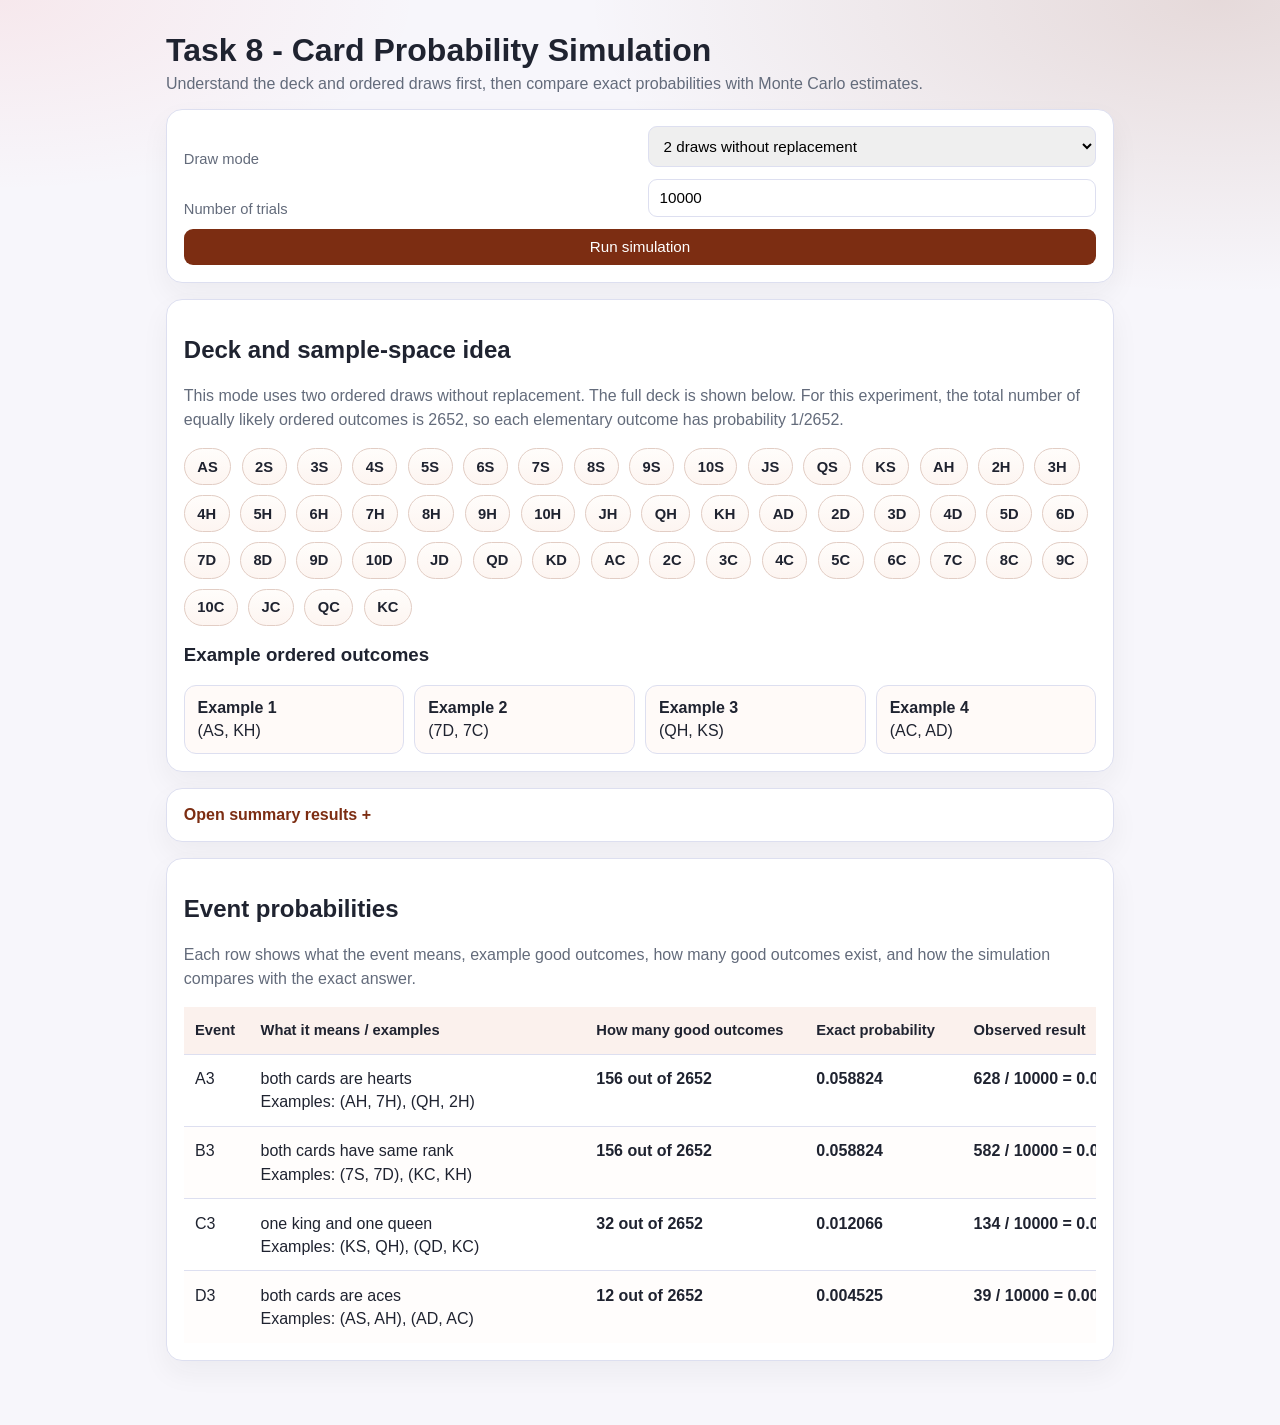
<file: tasks/basic/solutions/Task8_CardProbabilities_solution/simulation/index.html>
<!doctype html>
<html lang="en">
  <head>
    <meta charset="UTF-8" />
    <meta name="viewport" content="width=device-width, initial-scale=1.0" />
    <title>Task 8 - Card Probability Simulation</title>
    <link rel="stylesheet" href="styles.css" />
  </head>
  <body>
    <main class="container">
      <h1>Task 8 - Card Probability Simulation</h1>
      <p class="subtitle">Understand the deck and ordered draws first, then compare exact probabilities with Monte Carlo estimates.</p>

      <section class="panel controls">
        <label for="mode">Draw mode</label>
        <select id="mode">
          <option value="one">1 draw</option>
          <option value="with">2 draws with replacement</option>
          <option value="without" selected>2 draws without replacement</option>
        </select>

        <label for="trialCount">Number of trials</label>
        <input id="trialCount" type="number" min="1" step="1" value="10000" />

        <button id="runBtn" type="button">Run simulation</button>
      </section>

      <section class="panel">
        <h2>Deck and sample-space idea</h2>
        <p class="panel-note" id="spaceInfo"></p>
        <div class="chip-grid" id="deckView"></div>
        <h3>Example ordered outcomes</h3>
        <div class="example-grid" id="exampleOutcomes"></div>
      </section>

      <details class="panel summary-panel">
        <summary>Open summary results</summary>
        <div id="summary"></div>
      </details>

      <section class="panel">
        <h2>Event probabilities</h2>
        <p class="panel-note">Each row shows what the event means, example good outcomes, how many good outcomes exist, and how the simulation compares with the exact answer.</p>
        <div class="table-wrap">
        <table>
          <thead>
            <tr>
              <th>Event</th>
              <th>What it means / examples</th>
              <th>How many good outcomes</th>
              <th>Exact probability</th>
              <th>Observed result</th>
            </tr>
          </thead>
          <tbody id="resultBody"></tbody>
        </table>
        </div>
      </section>
    </main>

    <script src="script.js"></script>
  </body>
</html>
</file>
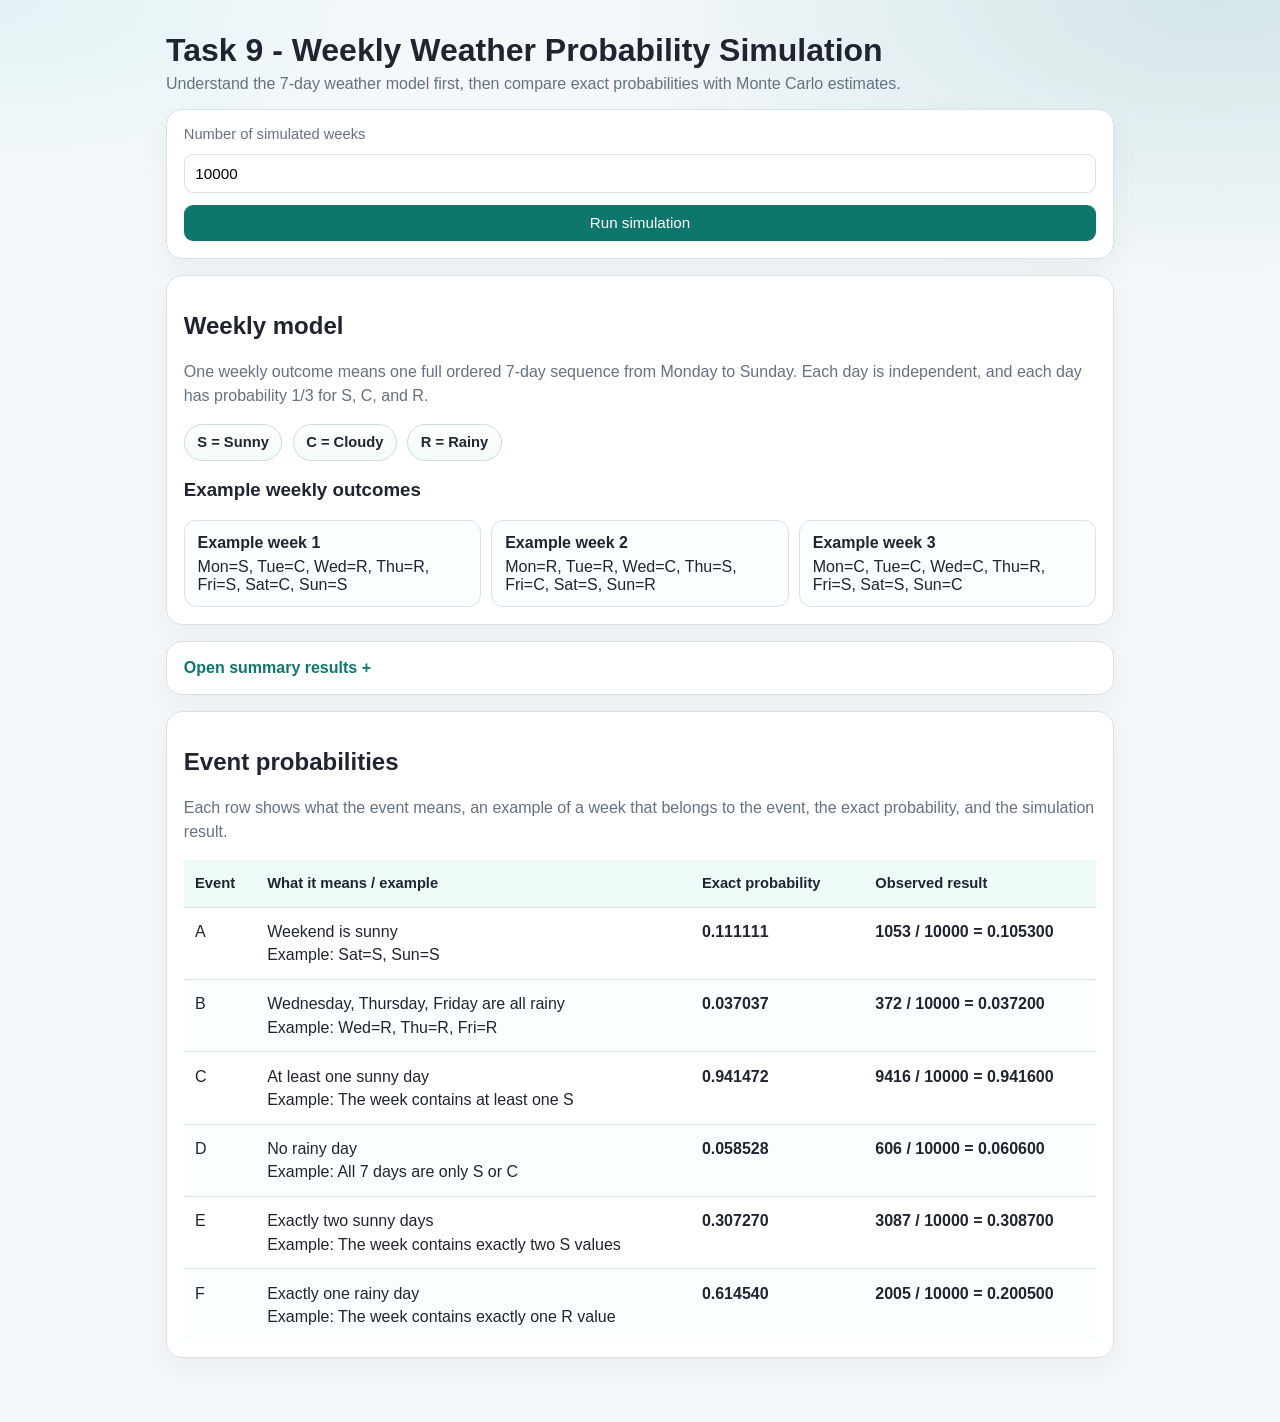
<file: tasks/basic/solutions/Task9_WeatherProbabilities_solution/simulation/index.html>
<!doctype html>
<html lang="en">
  <head>
    <meta charset="UTF-8" />
    <meta name="viewport" content="width=device-width, initial-scale=1.0" />
    <title>Task 9 - Weather Probability Simulation</title>
    <link rel="stylesheet" href="styles.css" />
  </head>
  <body>
    <main class="container">
      <h1>Task 9 - Weekly Weather Probability Simulation</h1>
      <p class="subtitle">Understand the 7-day weather model first, then compare exact probabilities with Monte Carlo estimates.</p>

      <section class="panel controls">
        <label for="trialCount">Number of simulated weeks</label>
        <input id="trialCount" type="number" min="1" step="1" value="10000" />

        <button id="runBtn" type="button">Run simulation</button>
      </section>

      <section class="panel">
        <h2>Weekly model</h2>
        <p class="panel-note" id="spaceInfo"></p>
        <div class="chip-grid" id="stateLegend"></div>
        <h3>Example weekly outcomes</h3>
        <div class="example-grid" id="exampleWeeks"></div>
      </section>

      <details class="panel summary-panel">
        <summary>Open summary results</summary>
        <div id="summary"></div>
      </details>

      <section class="panel">
        <h2>Event probabilities</h2>
        <p class="panel-note">Each row shows what the event means, an example of a week that belongs to the event, the exact probability, and the simulation result.</p>
        <div class="table-wrap">
        <table>
          <thead>
            <tr>
              <th>Event</th>
              <th>What it means / example</th>
              <th>Exact probability</th>
              <th>Observed result</th>
            </tr>
          </thead>
          <tbody id="resultBody"></tbody>
        </table>
        </div>
      </section>
    </main>

    <script src="script.js"></script>
  </body>
</html>
</file>
<file: tasks/basic/solutions/Task10_BuffonProbabilities_solution/simulation/styles.css>
:root {
  --bg: #f7f8fc;
  --panel: #ffffff;
  --text: #1c2433;
  --muted: #5e6a82;
  --line: #d9dfeb;
  --accent: #0f4c81;
  --ok: #1b8a5a;
  --bad: #b23a48;
}

* {
  box-sizing: border-box;
}

body {
  margin: 0;
  color: var(--text);
  font-family: "Segoe UI", Tahoma, Geneva, Verdana, sans-serif;
  background:
    radial-gradient(900px 420px at 95% 0%, rgba(15, 76, 129, 0.14), transparent 70%),
    radial-gradient(700px 320px at 0% 0%, rgba(59, 130, 246, 0.1), transparent 60%),
    var(--bg);
}

.container {
  max-width: 980px;
  margin: 2rem auto;
  padding: 0 1rem 2rem;
}

h1 {
  margin: 0;
}

.subtitle {
  margin: 0.35rem 0 1rem;
  color: var(--muted);
}

.panel {
  background: var(--panel);
  border: 1px solid var(--line);
  border-radius: 16px;
  padding: 1.05rem;
  margin-top: 1rem;
  box-shadow: 0 12px 28px rgba(28, 36, 51, 0.05);
}

.panel-note {
  margin: 0 0 1rem;
  color: var(--muted);
  line-height: 1.5;
}

.chip-grid {
  display: flex;
  flex-wrap: wrap;
  gap: 0.65rem;
  margin-bottom: 1rem;
}

.chip {
  padding: 0.58rem 0.78rem;
  border-radius: 999px;
  border: 1px solid #c8d7ea;
  background: linear-gradient(180deg, #ffffff 0%, #f4f8ff 100%);
  font-size: 0.92rem;
  font-weight: 600;
}

.example-grid {
  display: grid;
  grid-template-columns: repeat(auto-fit, minmax(220px, 1fr));
  gap: 0.65rem;
}

.example-card {
  border: 1px solid var(--line);
  border-radius: 12px;
  background: #fbfdff;
  padding: 0.8rem;
}

.example-card strong {
  display: block;
  margin-bottom: 0.35rem;
}

.summary-panel summary {
  cursor: pointer;
  font-weight: 600;
  color: var(--accent);
  list-style: none;
}

.summary-panel summary::-webkit-details-marker {
  display: none;
}

.summary-panel summary::after {
  content: " +";
}

.summary-panel[open] summary::after {
  content: " -";
}

.summary-panel[open] summary {
  margin-bottom: 0.8rem;
}

.table-wrap {
  overflow-x: auto;
}

.controls {
  display: grid;
  grid-template-columns: repeat(2, minmax(160px, 1fr));
  gap: 0.75rem 1rem;
  align-items: end;
}

label {
  font-size: 0.92rem;
  color: var(--muted);
}

input,
button {
  width: 100%;
  padding: 0.6rem 0.66rem;
  border-radius: 9px;
  border: 1px solid var(--line);
  font-size: 0.95rem;
}

button {
  grid-column: span 2;
  border: none;
  background: var(--accent);
  color: #fff;
  cursor: pointer;
}

button:hover {
  filter: brightness(1.08);
}

table {
  width: 100%;
  min-width: 860px;
  border-collapse: collapse;
}

th,
td {
  text-align: left;
  padding: 0.78rem 0.7rem;
  border-bottom: 1px solid var(--line);
  vertical-align: top;
  line-height: 1.45;
}

th {
  background: #eef4ff;
  font-size: 0.92rem;
}

tr:last-child td {
  border-bottom: none;
}

tbody tr:nth-child(even) {
  background: #fbfdff;
}

th:nth-child(2),
td:nth-child(2) {
  min-width: 340px;
}

th:nth-child(3),
td:nth-child(3),
th:nth-child(4),
td:nth-child(4) {
  min-width: 150px;
  white-space: nowrap;
  font-weight: 600;
}

.visual-card h2 {
  margin: 0 0 0.65rem;
  font-size: 1.05rem;
}

canvas {
  width: 100%;
  max-width: 100%;
  border: 1px solid var(--line);
  border-radius: 10px;
  background: #fdfefe;
}

@media (max-width: 640px) {
  .controls {
    grid-template-columns: 1fr;
  }

  button {
    grid-column: span 1;
  }
}
</file>
<file: tasks/basic/solutions/Task1_CoinTossing_solution/simulation/styles.css>
:root {
  --bg: #f4f7fb;
  --panel: #ffffff;
  --text: #1d2939;
  --muted: #526071;
  --accent: #0b7285;
  --border: #d6dee8;
}

* {
  box-sizing: border-box;
}

body {
  margin: 0;
  font-family: "Segoe UI", Tahoma, Geneva, Verdana, sans-serif;
  color: var(--text);
  background: linear-gradient(180deg, #eef4ff 0%, var(--bg) 60%);
}

.container {
  max-width: 960px;
  margin: 2rem auto;
  padding: 1rem;
}

h1 {
  margin-bottom: 0.25rem;
}

.subtitle {
  margin-top: 0;
  color: var(--muted);
}

.panel {
  background: var(--panel);
  border: 1px solid var(--border);
  border-radius: 12px;
  padding: 1rem;
  margin-top: 1rem;
  box-shadow: 0 10px 24px rgba(29, 41, 57, 0.04);
}

.controls {
  display: grid;
  grid-template-columns: repeat(2, minmax(140px, 220px));
  gap: 0.75rem 1rem;
  align-items: end;
}

label {
  font-size: 0.92rem;
}

.panel-note {
  margin: 0 0 0.9rem;
  color: var(--muted);
  line-height: 1.5;
}

.chip-grid {
  display: flex;
  flex-wrap: wrap;
  gap: 0.6rem;
}

.chip {
  padding: 0.52rem 0.75rem;
  border-radius: 999px;
  border: 1px solid var(--border);
  background: #f8fbff;
  font-weight: 600;
}

.summary-panel summary {
  cursor: pointer;
  font-weight: 600;
  color: var(--accent);
}

input,
select,
button {
  width: 100%;
  padding: 0.55rem 0.65rem;
  border-radius: 8px;
  border: 1px solid var(--border);
  font-size: 0.95rem;
}

button {
  grid-column: span 2;
  background: var(--accent);
  color: #fff;
  border: none;
  cursor: pointer;
}

button:hover {
  filter: brightness(1.05);
}

.results {
  overflow-x: auto;
}

table {
  width: 100%;
  border-collapse: collapse;
}

th,
td {
  padding: 0.7rem;
  border-bottom: 1px solid var(--border);
  text-align: left;
}

th {
  background: #f8fbff;
}

tr:last-child td {
  border-bottom: none;
}

@media (max-width: 640px) {
  .controls {
    grid-template-columns: 1fr;
  }

  button {
    grid-column: span 1;
  }
}
</file>
<file: tasks/basic/solutions/Task2_RollingDie_solution/simulation/styles.css>
:root {
  --bg0: #f2efe7;
  --bg1: #e3dccf;
  --panel: #fffdf8;
  --ink: #1f2937;
  --muted: #5b6470;
  --accent: #9a3412;
  --accent-2: #b45309;
  --line: #d6d3cc;
}

* {
  box-sizing: border-box;
}

body {
  margin: 0;
  color: var(--ink);
  font-family: "Trebuchet MS", "Gill Sans", "Segoe UI", sans-serif;
  background:
    radial-gradient(1200px 500px at 10% -10%, rgba(180, 83, 9, 0.18), transparent 65%),
    radial-gradient(900px 400px at 100% 0%, rgba(154, 52, 18, 0.14), transparent 70%),
    linear-gradient(180deg, var(--bg1), var(--bg0));
  min-height: 100vh;
}

.page {
  max-width: 1040px;
  margin: 0 auto;
  padding: 24px 16px 40px;
}

.hero h1 {
  margin: 0 0 6px;
  font-size: clamp(1.6rem, 3.6vw, 2.3rem);
}

.hero p {
  margin: 0 0 16px;
  color: var(--muted);
}

.panel {
  background: var(--panel);
  border: 1px solid var(--line);
  border-radius: 14px;
  padding: 14px;
  margin-top: 12px;
  box-shadow: 0 8px 20px rgba(31, 41, 55, 0.06);
}

.panel-note {
  margin: 0 0 0.9rem;
  color: var(--muted);
  line-height: 1.5;
}

.chip-grid {
  display: flex;
  flex-wrap: wrap;
  gap: 0.55rem;
}

.chip {
  padding: 0.5rem 0.72rem;
  border-radius: 999px;
  border: 1px solid var(--line);
  background: #fffaf3;
  font-weight: 600;
}

.summary-panel summary {
  cursor: pointer;
  font-weight: 600;
  color: var(--accent);
}

.controls {
  display: grid;
  grid-template-columns: 1fr 1fr;
  gap: 10px;
  align-items: end;
}

label {
  font-size: 0.92rem;
  color: var(--muted);
}

select,
input,
button {
  width: 100%;
  border-radius: 10px;
  border: 1px solid var(--line);
  padding: 10px 11px;
  font-size: 0.97rem;
}

button {
  grid-column: span 2;
  border: none;
  color: #fff;
  background: linear-gradient(90deg, var(--accent), var(--accent-2));
  cursor: pointer;
  transition: transform 0.15s ease, box-shadow 0.15s ease;
}

button:hover {
  transform: translateY(-1px);
  box-shadow: 0 8px 16px rgba(154, 52, 18, 0.25);
}

.summary {
  color: var(--muted);
}

h2 {
  margin: 0 0 10px;
  font-size: 1.1rem;
}

.table-wrap {
  overflow-x: auto;
}

table {
  width: 100%;
  border-collapse: collapse;
}

th,
td {
  text-align: left;
  padding: 9px;
  border-bottom: 1px solid var(--line);
  white-space: nowrap;
}

th {
  background: #f5f1e8;
}

tr:last-child td {
  border-bottom: none;
}

@media (max-width: 720px) {
  .controls {
    grid-template-columns: 1fr;
  }

  button {
    grid-column: span 1;
  }
}
</file>
<file: tasks/basic/solutions/Task3_DrawingCards_solution/simulation/styles.css>
:root {
  --bg: #f1f5f3;
  --panel: #ffffff;
  --text: #182128;
  --muted: #5b6670;
  --line: #d4dde3;
  --accent: #0f766e;
}

* {
  box-sizing: border-box;
}

body {
  margin: 0;
  font-family: "Segoe UI", Tahoma, Geneva, Verdana, sans-serif;
  color: var(--text);
  background:
    radial-gradient(900px 500px at 90% -10%, rgba(15, 118, 110, 0.18), transparent 65%),
    radial-gradient(700px 450px at 0% 0%, rgba(13, 148, 136, 0.12), transparent 60%),
    var(--bg);
}

.container {
  max-width: 980px;
  margin: 2rem auto;
  padding: 0 1rem 2rem;
}

h1 {
  margin: 0 0 0.25rem;
}

.subtitle {
  margin: 0 0 1rem;
  color: var(--muted);
}

.card {
  background: var(--panel);
  border: 1px solid var(--line);
  border-radius: 12px;
  padding: 1rem;
  margin-top: 0.9rem;
}

.panel-note {
  margin: 0 0 0.9rem;
  color: var(--muted);
  line-height: 1.5;
}

.chip-grid {
  display: flex;
  flex-wrap: wrap;
  gap: 0.55rem;
  margin-bottom: 1rem;
}

.chip {
  padding: 0.48rem 0.7rem;
  border-radius: 999px;
  border: 1px solid var(--line);
  background: #f5fbfa;
  font-weight: 600;
}

.example-grid {
  display: grid;
  grid-template-columns: repeat(auto-fit, minmax(180px, 1fr));
  gap: 0.65rem;
}

.example-card {
  border: 1px solid var(--line);
  border-radius: 12px;
  background: #fbfefd;
  padding: 0.8rem;
}

.example-card strong {
  display: block;
  margin-bottom: 0.35rem;
}

.summary-panel summary {
  cursor: pointer;
  font-weight: 600;
  color: var(--accent);
}

.table-wrap {
  overflow-x: auto;
}

.controls {
  display: grid;
  grid-template-columns: 1fr 1fr;
  gap: 0.75rem 1rem;
  align-items: end;
}

label {
  font-size: 0.92rem;
  color: var(--muted);
}

input,
select,
button {
  width: 100%;
  padding: 0.6rem 0.65rem;
  border-radius: 9px;
  border: 1px solid var(--line);
  font-size: 0.95rem;
}

button {
  grid-column: span 2;
  background: var(--accent);
  color: #fff;
  border: none;
  cursor: pointer;
}

button:hover {
  filter: brightness(1.06);
}

.summary {
  color: var(--muted);
}

table {
  width: 100%;
  border-collapse: collapse;
}

th,
td {
  text-align: left;
  border-bottom: 1px solid var(--line);
  padding: 0.62rem;
  white-space: nowrap;
}

th {
  background: #eff6f5;
}

tr:last-child td {
  border-bottom: none;
}

@media (max-width: 640px) {
  .controls {
    grid-template-columns: 1fr;
  }

  button {
    grid-column: span 1;
  }
}
</file>
<file: tasks/basic/solutions/Task4_WeeklyWeather_solution/simulation/styles.css>
:root {
  --bg: #f4f8ff;
  --panel: #ffffff;
  --text: #172033;
  --muted: #56617a;
  --line: #d8e1f1;
  --accent: #0f4c81;
}

* {
  box-sizing: border-box;
}

body {
  margin: 0;
  font-family: "Segoe UI", Tahoma, Geneva, Verdana, sans-serif;
  color: var(--text);
  background:
    radial-gradient(1000px 420px at 90% 0%, rgba(15, 76, 129, 0.18), transparent 65%),
    radial-gradient(800px 360px at 0% 0%, rgba(59, 130, 246, 0.12), transparent 60%),
    var(--bg);
}

.container {
  max-width: 980px;
  margin: 2rem auto;
  padding: 0 1rem 2rem;
}

h1 {
  margin: 0;
}

.subtitle {
  margin: 0.35rem 0 1rem;
  color: var(--muted);
}

.panel {
  background: var(--panel);
  border: 1px solid var(--line);
  border-radius: 12px;
  padding: 1rem;
  margin-top: 0.9rem;
}

.panel-note {
  margin: 0 0 0.9rem;
  color: var(--muted);
  line-height: 1.5;
}

.chip-grid {
  display: flex;
  flex-wrap: wrap;
  gap: 0.55rem;
  margin-bottom: 1rem;
}

.chip {
  padding: 0.48rem 0.72rem;
  border-radius: 999px;
  border: 1px solid var(--line);
  background: #f3f8ff;
  font-weight: 600;
}

.example-grid {
  display: grid;
  grid-template-columns: repeat(auto-fit, minmax(180px, 1fr));
  gap: 0.65rem;
}

.example-card {
  border: 1px solid var(--line);
  border-radius: 12px;
  background: #fbfdff;
  padding: 0.8rem;
}

.example-card strong {
  display: block;
  margin-bottom: 0.35rem;
}

.summary-panel summary {
  cursor: pointer;
  font-weight: 600;
  color: var(--accent);
}

.table-wrap {
  overflow-x: auto;
}

.controls {
  display: grid;
  grid-template-columns: 1fr 1fr;
  gap: 0.75rem 1rem;
  align-items: end;
}

label {
  font-size: 0.92rem;
  color: var(--muted);
}

input,
select,
button {
  width: 100%;
  padding: 0.6rem 0.66rem;
  border-radius: 9px;
  border: 1px solid var(--line);
  font-size: 0.95rem;
}

button {
  grid-column: span 2;
  border: none;
  background: var(--accent);
  color: #fff;
  cursor: pointer;
}

button:hover {
  filter: brightness(1.08);
}

table {
  width: 100%;
  border-collapse: collapse;
}

th,
td {
  text-align: left;
  padding: 0.62rem;
  border-bottom: 1px solid var(--line);
  white-space: nowrap;
}

th {
  background: #eef4ff;
}

tr:last-child td {
  border-bottom: none;
}

@media (max-width: 640px) {
  .controls {
    grid-template-columns: 1fr;
  }

  button {
    grid-column: span 1;
  }
}
</file>
<file: tasks/basic/solutions/Task5_BuffonsNeedle_solution/simulation/styles.css>
:root {
  --bg: #f7f8fc;
  --panel: #ffffff;
  --text: #1c2433;
  --muted: #5e6a82;
  --line: #d9dfeb;
  --accent: #0f4c81;
  --ok: #1b8a5a;
  --bad: #b23a48;
}

* {
  box-sizing: border-box;
}

body {
  margin: 0;
  color: var(--text);
  font-family: "Segoe UI", Tahoma, Geneva, Verdana, sans-serif;
  background:
    radial-gradient(900px 420px at 95% 0%, rgba(15, 76, 129, 0.14), transparent 70%),
    radial-gradient(700px 320px at 0% 0%, rgba(59, 130, 246, 0.1), transparent 60%),
    var(--bg);
}

.container {
  max-width: 980px;
  margin: 2rem auto;
  padding: 0 1rem 2rem;
}

h1 {
  margin: 0;
}

.subtitle {
  margin: 0.35rem 0 1rem;
  color: var(--muted);
}

.card {
  background: var(--panel);
  border: 1px solid var(--line);
  border-radius: 12px;
  padding: 1rem;
  margin-top: 0.9rem;
}

.formula {
  margin: 0;
  padding: 0.7rem 0.8rem;
  background: #eef4ff;
  border-radius: 10px;
  border: 1px solid var(--line);
}

.full-width {
  grid-column: span 2;
}

.controls {
  display: grid;
  grid-template-columns: repeat(2, minmax(160px, 1fr));
  gap: 0.75rem 1rem;
  align-items: end;
}

label {
  font-size: 0.92rem;
  color: var(--muted);
}

.label-with-tip {
  display: flex;
  align-items: center;
  justify-content: space-between;
  gap: 0.5rem;
}

.tooltip-wrap {
  position: relative;
  display: inline-flex;
  align-items: center;
}

.info-btn {
  width: 1.5rem;
  height: 1.5rem;
  padding: 0;
  border-radius: 999px;
  border: 1px solid #b8c5dc;
  background: #eef4ff;
  color: var(--accent);
  font-size: 0.85rem;
  font-weight: 700;
  line-height: 1;
  cursor: help;
}

.tooltip {
  position: absolute;
  left: 50%;
  bottom: calc(100% + 0.55rem);
  transform: translateX(-50%);
  width: min(260px, 70vw);
  padding: 0.65rem 0.75rem;
  border-radius: 10px;
  background: #1f2937;
  color: #f8fafc;
  font-size: 0.86rem;
  line-height: 1.45;
  box-shadow: 0 12px 26px rgba(15, 23, 42, 0.22);
  opacity: 0;
  pointer-events: none;
  transition: opacity 0.16s ease, transform 0.16s ease;
  z-index: 20;
}

.tooltip-wrap:hover .tooltip,
.tooltip-wrap:focus-within .tooltip {
  opacity: 1;
  transform: translateX(-50%) translateY(-2px);
}

.tips-row {
  display: flex;
  gap: 1rem;
  flex-wrap: wrap;
  align-items: center;
}

.inline-tip {
  display: inline-flex;
  align-items: center;
  gap: 0.45rem;
  color: var(--muted);
}

input,
button {
  width: 100%;
  padding: 0.6rem 0.66rem;
  border-radius: 9px;
  border: 1px solid var(--line);
  font-size: 0.95rem;
}

button {
  grid-column: span 2;
  border: none;
  background: var(--accent);
  color: #fff;
  cursor: pointer;
}

button:hover {
  filter: brightness(1.08);
}

#status {
  line-height: 1.65;
}

.ok {
  color: var(--ok);
  font-weight: 600;
}

.bad {
  color: var(--bad);
  font-weight: 600;
}

.visual-card h2 {
  margin: 0 0 0.65rem;
  font-size: 1.05rem;
}

canvas {
  width: 100%;
  max-width: 100%;
  border: 1px solid var(--line);
  border-radius: 10px;
  background: #fdfefe;
}

@media (max-width: 640px) {
  .controls {
    grid-template-columns: 1fr;
  }

  button {
    grid-column: span 1;
  }

  .full-width {
    grid-column: span 1;
  }

  .tips-row {
    gap: 0.75rem;
  }
}
</file>
<file: tasks/basic/solutions/Task6_CoinProbabilities_solution/simulation/styles.css>
:root {
  --bg: #f5f6fb;
  --panel: #ffffff;
  --text: #1d2433;
  --muted: #5e6878;
  --line: #d8deea;
  --accent: #0f766e;
}

* {
  box-sizing: border-box;
}

body {
  margin: 0;
  color: var(--text);
  font-family: "Segoe UI", Tahoma, Geneva, Verdana, sans-serif;
  background:
    radial-gradient(900px 420px at 95% 0%, rgba(15, 118, 110, 0.15), transparent 70%),
    radial-gradient(700px 320px at 0% 0%, rgba(16, 185, 129, 0.08), transparent 60%),
    var(--bg);
}

.container {
  max-width: 980px;
  margin: 2rem auto;
  padding: 0 1rem 2rem;
}

h1 {
  margin: 0;
}

.subtitle {
  margin: 0.35rem 0 1rem;
  color: var(--muted);
}

.panel {
  background: var(--panel);
  border: 1px solid var(--line);
  border-radius: 12px;
  padding: 1rem;
  margin-top: 0.9rem;
}

.panel-note {
  margin: 0 0 0.9rem;
  color: var(--muted);
}

.chip-grid {
  display: flex;
  flex-wrap: wrap;
  gap: 0.55rem;
}

.chip {
  padding: 0.48rem 0.65rem;
  border-radius: 999px;
  border: 1px solid var(--line);
  background: #f7fbfa;
  font-size: 0.92rem;
}

.summary-panel summary {
  cursor: pointer;
  font-weight: 600;
}

.summary-panel[open] summary {
  margin-bottom: 0.8rem;
}

.table-wrap {
  overflow-x: auto;
}

.controls {
  display: grid;
  grid-template-columns: 1fr 1fr;
  gap: 0.75rem 1rem;
  align-items: end;
}

label {
  font-size: 0.92rem;
  color: var(--muted);
}

input,
select,
button {
  width: 100%;
  padding: 0.6rem 0.66rem;
  border-radius: 9px;
  border: 1px solid var(--line);
  font-size: 0.95rem;
}

button {
  grid-column: span 2;
  border: none;
  background: var(--accent);
  color: #fff;
  cursor: pointer;
}

button:hover {
  filter: brightness(1.08);
}

table {
  width: 100%;
  min-width: 980px;
  border-collapse: collapse;
}

th,
td {
  text-align: left;
  padding: 0.62rem;
  border-bottom: 1px solid var(--line);
  vertical-align: top;
}

th {
  background: #eff8f6;
}

tr:last-child td {
  border-bottom: none;
}

th:nth-child(2),
td:nth-child(2) {
  min-width: 300px;
}

th:nth-child(3),
td:nth-child(3) {
  min-width: 170px;
}

th:nth-child(4),
td:nth-child(4),
th:nth-child(5),
td:nth-child(5) {
  min-width: 150px;
  white-space: nowrap;
}

@media (max-width: 640px) {
  .controls {
    grid-template-columns: 1fr;
  }

  button {
    grid-column: span 1;
  }
}
</file>
<file: tasks/basic/solutions/Task7_DieProbabilities_solution/simulation/styles.css>
:root {
  --bg: #f6f7fb;
  --panel: #ffffff;
  --text: #1e2433;
  --muted: #616b7b;
  --line: #d9deea;
  --accent: #8a4b08;
}

* {
  box-sizing: border-box;
}

body {
  margin: 0;
  color: var(--text);
  font-family: "Segoe UI", Tahoma, Geneva, Verdana, sans-serif;
  background:
    radial-gradient(900px 420px at 95% 0%, rgba(138, 75, 8, 0.14), transparent 70%),
    radial-gradient(700px 320px at 0% 0%, rgba(245, 158, 11, 0.1), transparent 60%),
    var(--bg);
}

.container {
  max-width: 980px;
  margin: 2rem auto;
  padding: 0 1rem 2rem;
}

h1 {
  margin: 0;
}

.subtitle {
  margin: 0.35rem 0 1rem;
  color: var(--muted);
}

.panel {
  background: var(--panel);
  border: 1px solid var(--line);
  border-radius: 16px;
  padding: 1.05rem;
  margin-top: 1rem;
  box-shadow: 0 12px 28px rgba(30, 36, 51, 0.05);
}

.panel-note {
  margin: 0 0 1rem;
  color: var(--muted);
  line-height: 1.5;
}

.chip-grid {
  display: flex;
  flex-wrap: wrap;
  gap: 0.65rem;
}

.chip {
  padding: 0.58rem 0.78rem;
  border-radius: 999px;
  border: 1px solid #d9d4c6;
  background: linear-gradient(180deg, #fffdf9 0%, #fbf7ef 100%);
  font-size: 0.94rem;
  font-weight: 600;
  letter-spacing: 0.01em;
}

.summary-panel summary {
  cursor: pointer;
  font-weight: 600;
  color: var(--accent);
  list-style: none;
}

.summary-panel summary::-webkit-details-marker {
  display: none;
}

.summary-panel summary::after {
  content: " +";
}

.summary-panel[open] summary::after {
  content: " -";
}

.summary-panel[open] summary {
  margin-bottom: 0.8rem;
}

.table-wrap {
  overflow-x: auto;
}

.controls {
  display: grid;
  grid-template-columns: 1fr 1fr;
  gap: 0.75rem 1rem;
  align-items: end;
}

label {
  font-size: 0.92rem;
  color: var(--muted);
}

input,
select,
button {
  width: 100%;
  padding: 0.6rem 0.66rem;
  border-radius: 9px;
  border: 1px solid var(--line);
  font-size: 0.95rem;
}

button {
  grid-column: span 2;
  border: none;
  background: var(--accent);
  color: #fff;
  cursor: pointer;
}

button:hover {
  filter: brightness(1.08);
}

table {
  width: 100%;
  min-width: 980px;
  border-collapse: collapse;
}

th,
td {
  text-align: left;
  padding: 0.78rem 0.7rem;
  border-bottom: 1px solid var(--line);
  vertical-align: top;
  line-height: 1.45;
}

th {
  background: #faf4e8;
  font-size: 0.92rem;
}

tr:last-child td {
  border-bottom: none;
}

tbody tr:nth-child(even) {
  background: #fdfcf9;
}

th:nth-child(2),
td:nth-child(2) {
  min-width: 330px;
  font-family: "Consolas", "Menlo", "Monaco", monospace;
  font-size: 0.9rem;
}

th:nth-child(3),
td:nth-child(3) {
  min-width: 170px;
  white-space: nowrap;
}

th:nth-child(4),
td:nth-child(4),
th:nth-child(5),
td:nth-child(5) {
  min-width: 150px;
  white-space: nowrap;
  font-weight: 600;
}

@media (max-width: 640px) {
  .controls {
    grid-template-columns: 1fr;
  }

  button {
    grid-column: span 1;
  }
}
</file>
<file: tasks/basic/solutions/Task8_CardProbabilities_solution/simulation/styles.css>
:root {
  --bg: #f7f6fb;
  --panel: #ffffff;
  --text: #1f2330;
  --muted: #636b7b;
  --line: #dddff0;
  --accent: #7c2d12;
}

* {
  box-sizing: border-box;
}

body {
  margin: 0;
  color: var(--text);
  font-family: "Segoe UI", Tahoma, Geneva, Verdana, sans-serif;
  background:
    radial-gradient(900px 420px at 95% 0%, rgba(124, 45, 18, 0.14), transparent 70%),
    radial-gradient(700px 320px at 0% 0%, rgba(239, 68, 68, 0.08), transparent 60%),
    var(--bg);
}

.container {
  max-width: 980px;
  margin: 2rem auto;
  padding: 0 1rem 2rem;
}

h1 {
  margin: 0;
}

.subtitle {
  margin: 0.35rem 0 1rem;
  color: var(--muted);
}

.panel {
  background: var(--panel);
  border: 1px solid var(--line);
  border-radius: 16px;
  padding: 1.05rem;
  margin-top: 1rem;
  box-shadow: 0 12px 28px rgba(31, 35, 48, 0.05);
}

.panel-note {
  margin: 0 0 1rem;
  color: var(--muted);
  line-height: 1.5;
}

.chip-grid {
  display: flex;
  flex-wrap: wrap;
  gap: 0.65rem;
}

.chip {
  padding: 0.58rem 0.78rem;
  border-radius: 999px;
  border: 1px solid #e2cdc4;
  background: linear-gradient(180deg, #fffdfb 0%, #fdf5f1 100%);
  font-size: 0.92rem;
  font-weight: 600;
}

.example-grid {
  display: grid;
  grid-template-columns: repeat(auto-fit, minmax(160px, 1fr));
  gap: 0.65rem;
}

.example-card {
  border: 1px solid var(--line);
  border-radius: 12px;
  background: #fffaf8;
  padding: 0.8rem;
}

.example-card strong {
  display: block;
  margin-bottom: 0.35rem;
}

.summary-panel summary {
  cursor: pointer;
  font-weight: 600;
  color: var(--accent);
  list-style: none;
}

.summary-panel summary::-webkit-details-marker {
  display: none;
}

.summary-panel summary::after {
  content: " +";
}

.summary-panel[open] summary::after {
  content: " -";
}

.summary-panel[open] summary {
  margin-bottom: 0.8rem;
}

.table-wrap {
  overflow-x: auto;
}

.controls {
  display: grid;
  grid-template-columns: 1fr 1fr;
  gap: 0.75rem 1rem;
  align-items: end;
}

label {
  font-size: 0.92rem;
  color: var(--muted);
}

input,
select,
button {
  width: 100%;
  padding: 0.6rem 0.66rem;
  border-radius: 9px;
  border: 1px solid var(--line);
  font-size: 0.95rem;
}

button {
  grid-column: span 2;
  border: none;
  background: var(--accent);
  color: #fff;
  cursor: pointer;
}

button:hover {
  filter: brightness(1.08);
}

table {
  width: 100%;
  min-width: 980px;
  border-collapse: collapse;
}

th,
td {
  text-align: left;
  padding: 0.78rem 0.7rem;
  border-bottom: 1px solid var(--line);
  vertical-align: top;
  line-height: 1.45;
}

th {
  background: #fbf1ed;
  font-size: 0.92rem;
}

tr:last-child td {
  border-bottom: none;
}

tbody tr:nth-child(even) {
  background: #fffdfc;
}

th:nth-child(2),
td:nth-child(2) {
  min-width: 320px;
}

th:nth-child(3),
td:nth-child(3),
th:nth-child(4),
td:nth-child(4),
th:nth-child(5),
td:nth-child(5) {
  min-width: 150px;
  white-space: nowrap;
}

td:nth-child(3),
td:nth-child(4),
td:nth-child(5) {
  font-weight: 600;
}

@media (max-width: 640px) {
  .controls {
    grid-template-columns: 1fr;
  }

  button {
    grid-column: span 1;
  }
}
</file>
<file: tasks/basic/solutions/Task9_WeatherProbabilities_solution/simulation/styles.css>
:root {
  --bg: #f4f8fb;
  --panel: #ffffff;
  --text: #1f2430;
  --muted: #647182;
  --line: #d9e2eb;
  --accent: #0f766e;
}

* {
  box-sizing: border-box;
}

body {
  margin: 0;
  color: var(--text);
  font-family: "Segoe UI", Tahoma, Geneva, Verdana, sans-serif;
  background:
    radial-gradient(900px 420px at 95% 0%, rgba(15, 118, 110, 0.14), transparent 70%),
    radial-gradient(700px 320px at 0% 0%, rgba(20, 184, 166, 0.08), transparent 60%),
    var(--bg);
}

.container {
  max-width: 980px;
  margin: 2rem auto;
  padding: 0 1rem 2rem;
}

h1 {
  margin: 0;
}

.subtitle {
  margin: 0.35rem 0 1rem;
  color: var(--muted);
}

.panel {
  background: var(--panel);
  border: 1px solid var(--line);
  border-radius: 16px;
  padding: 1.05rem;
  margin-top: 1rem;
  box-shadow: 0 12px 28px rgba(31, 36, 48, 0.05);
}

.panel-note {
  margin: 0 0 1rem;
  color: var(--muted);
  line-height: 1.5;
}

.chip-grid {
  display: flex;
  flex-wrap: wrap;
  gap: 0.65rem;
}

.chip {
  padding: 0.58rem 0.78rem;
  border-radius: 999px;
  border: 1px solid #c9ddd8;
  background: linear-gradient(180deg, #ffffff 0%, #f3fbf9 100%);
  font-size: 0.92rem;
  font-weight: 600;
}

.example-grid {
  display: grid;
  grid-template-columns: repeat(auto-fit, minmax(220px, 1fr));
  gap: 0.65rem;
}

.example-card {
  border: 1px solid var(--line);
  border-radius: 12px;
  background: #fbfefe;
  padding: 0.8rem;
}

.example-card strong {
  display: block;
  margin-bottom: 0.35rem;
}

.summary-panel summary {
  cursor: pointer;
  font-weight: 600;
  color: var(--accent);
  list-style: none;
}

.summary-panel summary::-webkit-details-marker {
  display: none;
}

.summary-panel summary::after {
  content: " +";
}

.summary-panel[open] summary::after {
  content: " -";
}

.summary-panel[open] summary {
  margin-bottom: 0.8rem;
}

.table-wrap {
  overflow-x: auto;
}

.controls {
  display: grid;
  grid-template-columns: 1fr;
  gap: 0.75rem;
  align-items: end;
}

label {
  font-size: 0.92rem;
  color: var(--muted);
}

input,
button {
  width: 100%;
  padding: 0.6rem 0.66rem;
  border-radius: 9px;
  border: 1px solid var(--line);
  font-size: 0.95rem;
}

button {
  border: none;
  background: var(--accent);
  color: #fff;
  cursor: pointer;
}

button:hover {
  filter: brightness(1.08);
}

table {
  width: 100%;
  min-width: 860px;
  border-collapse: collapse;
}

th,
td {
  text-align: left;
  padding: 0.78rem 0.7rem;
  border-bottom: 1px solid var(--line);
  vertical-align: top;
  line-height: 1.45;
}

th {
  background: #eefaf8;
  font-size: 0.92rem;
}

tr:last-child td {
  border-bottom: none;
}

tbody tr:nth-child(even) {
  background: #fbfefe;
}

th:nth-child(2),
td:nth-child(2) {
  min-width: 360px;
}

th:nth-child(3),
td:nth-child(3),
th:nth-child(4),
td:nth-child(4) {
  min-width: 150px;
  white-space: nowrap;
  font-weight: 600;
}
</file>
